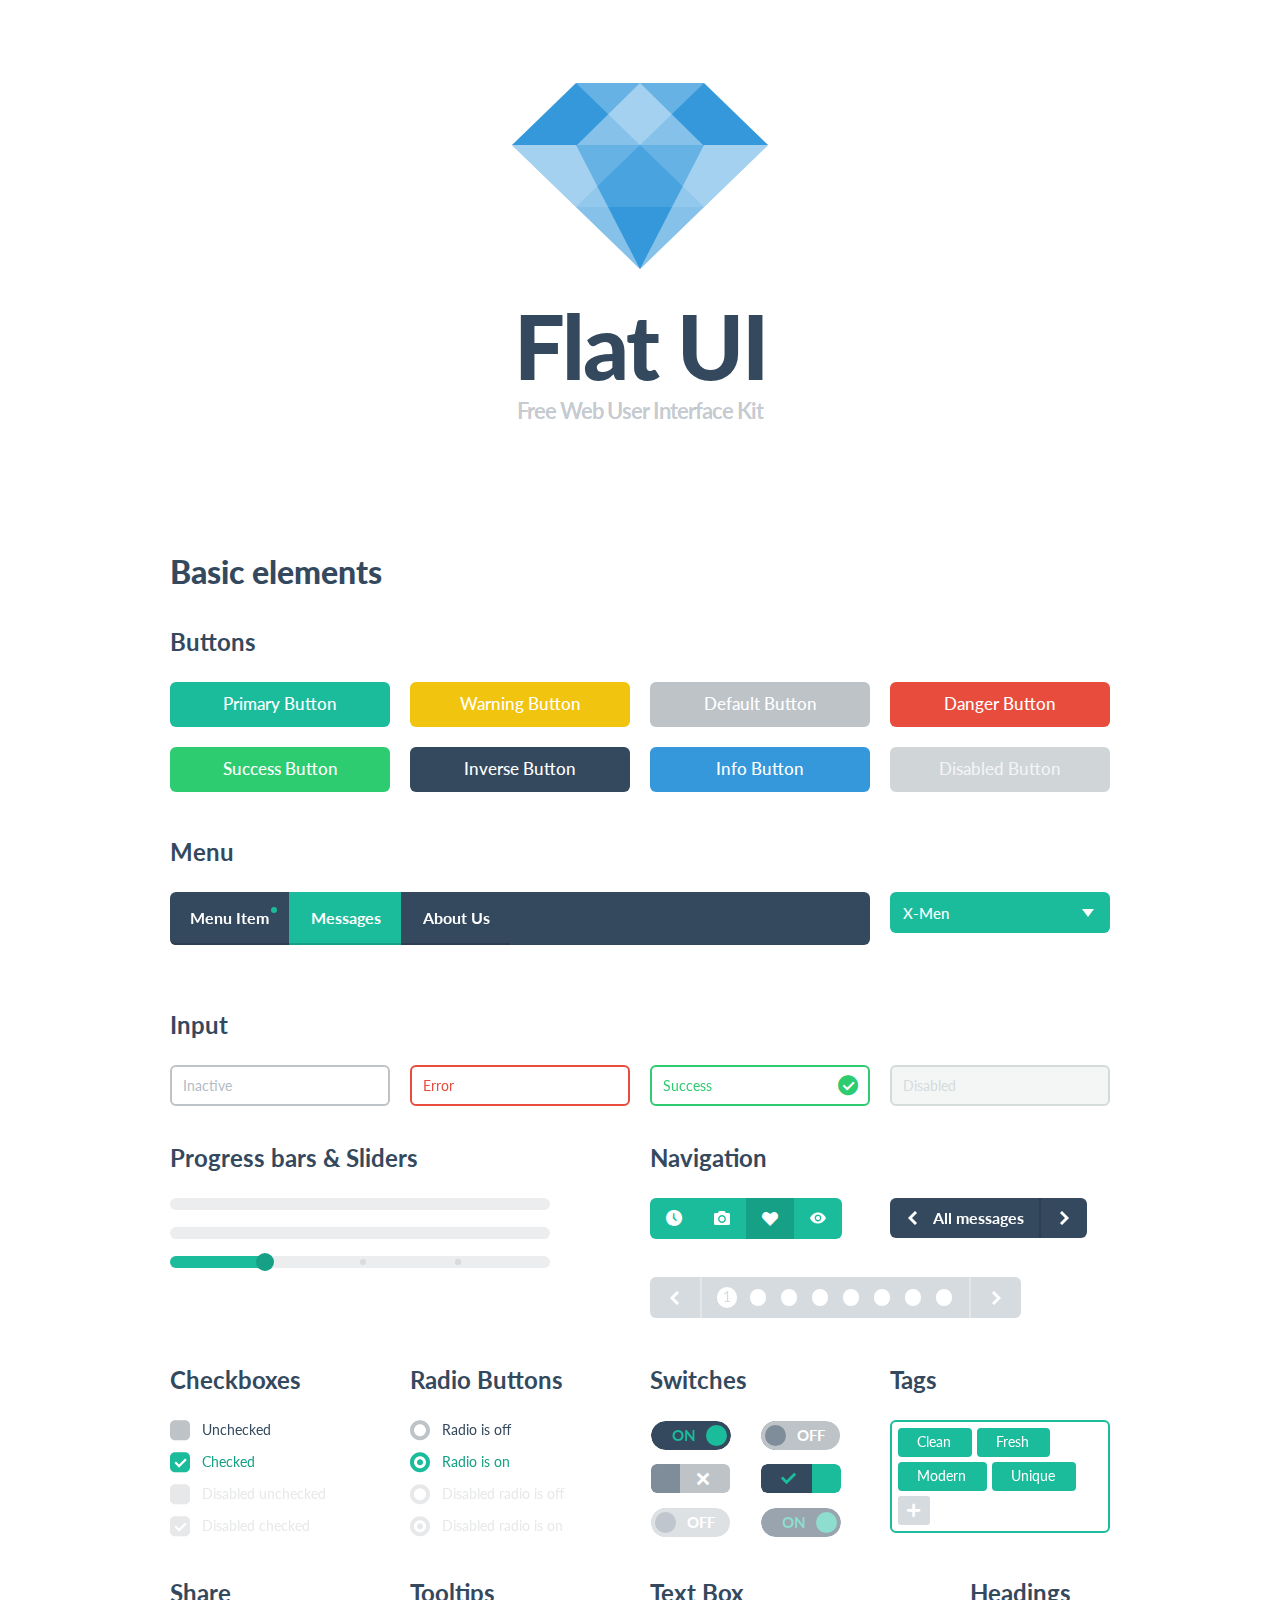
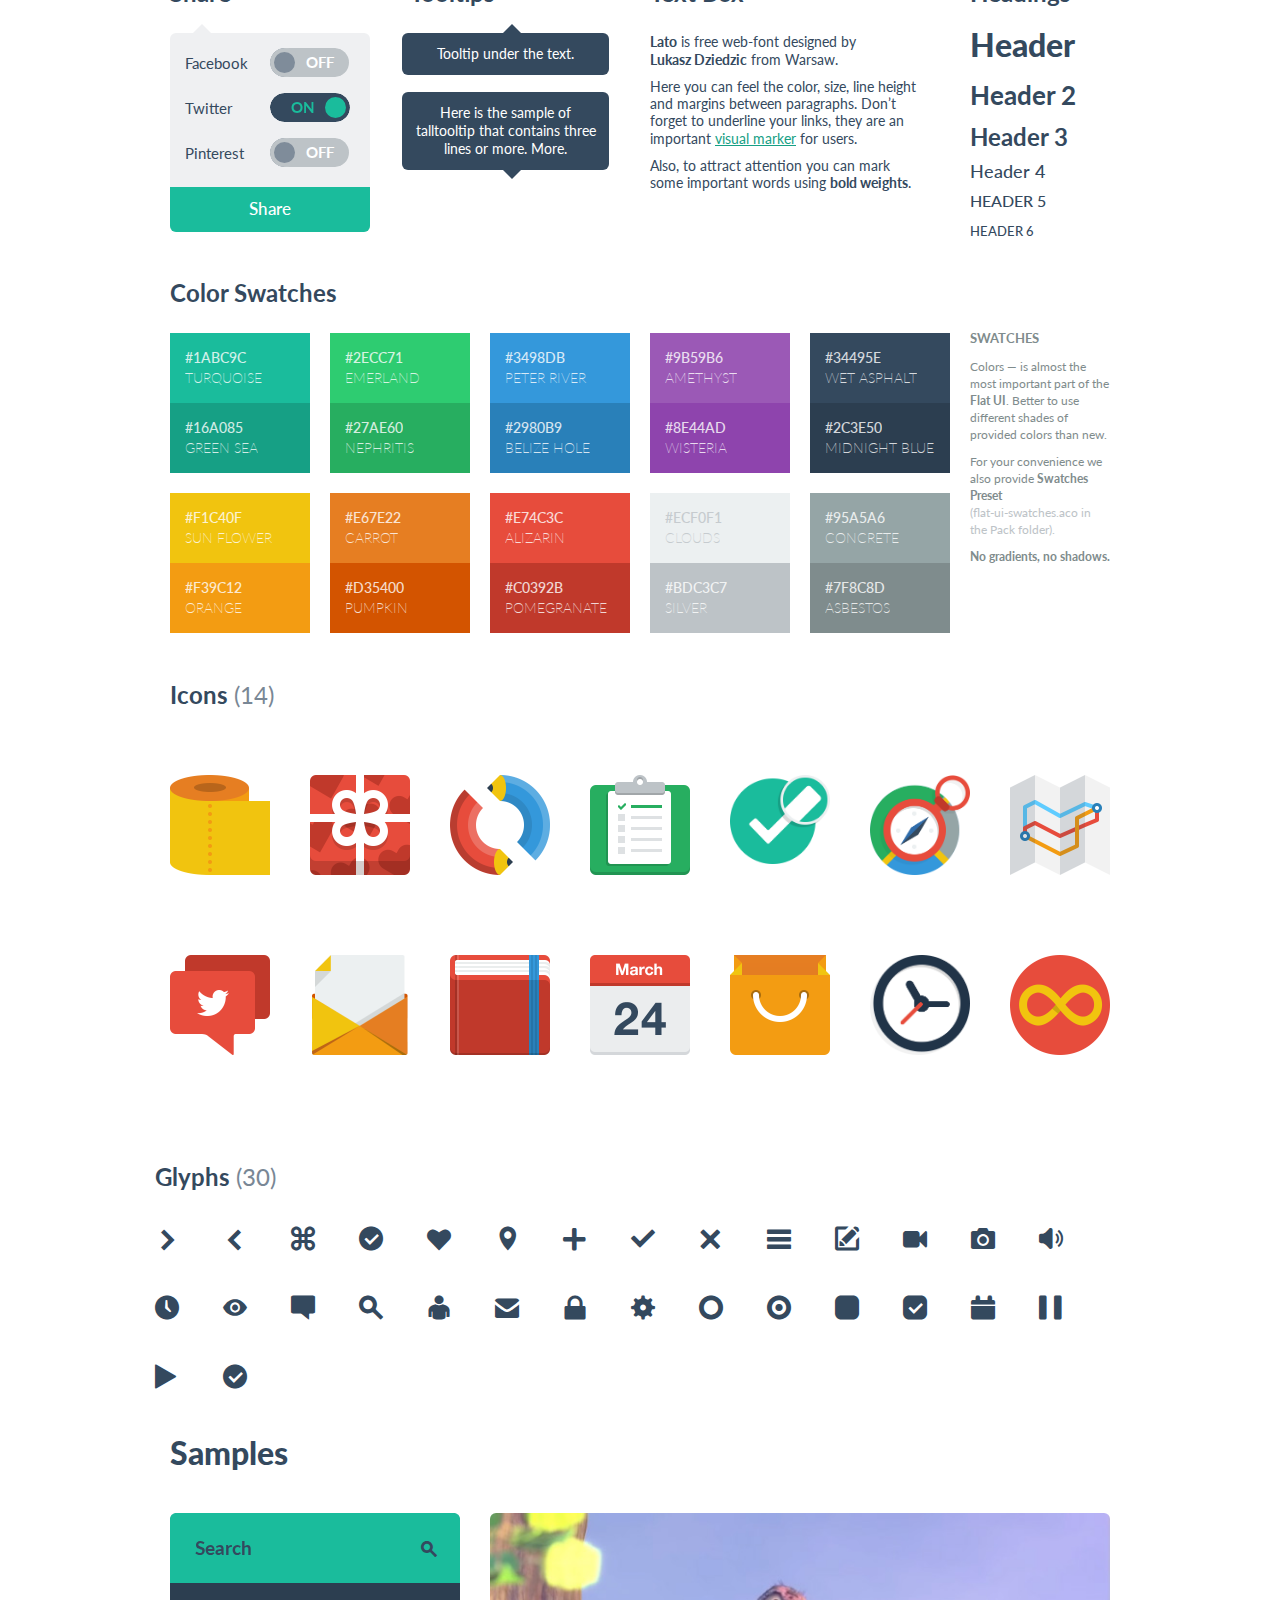
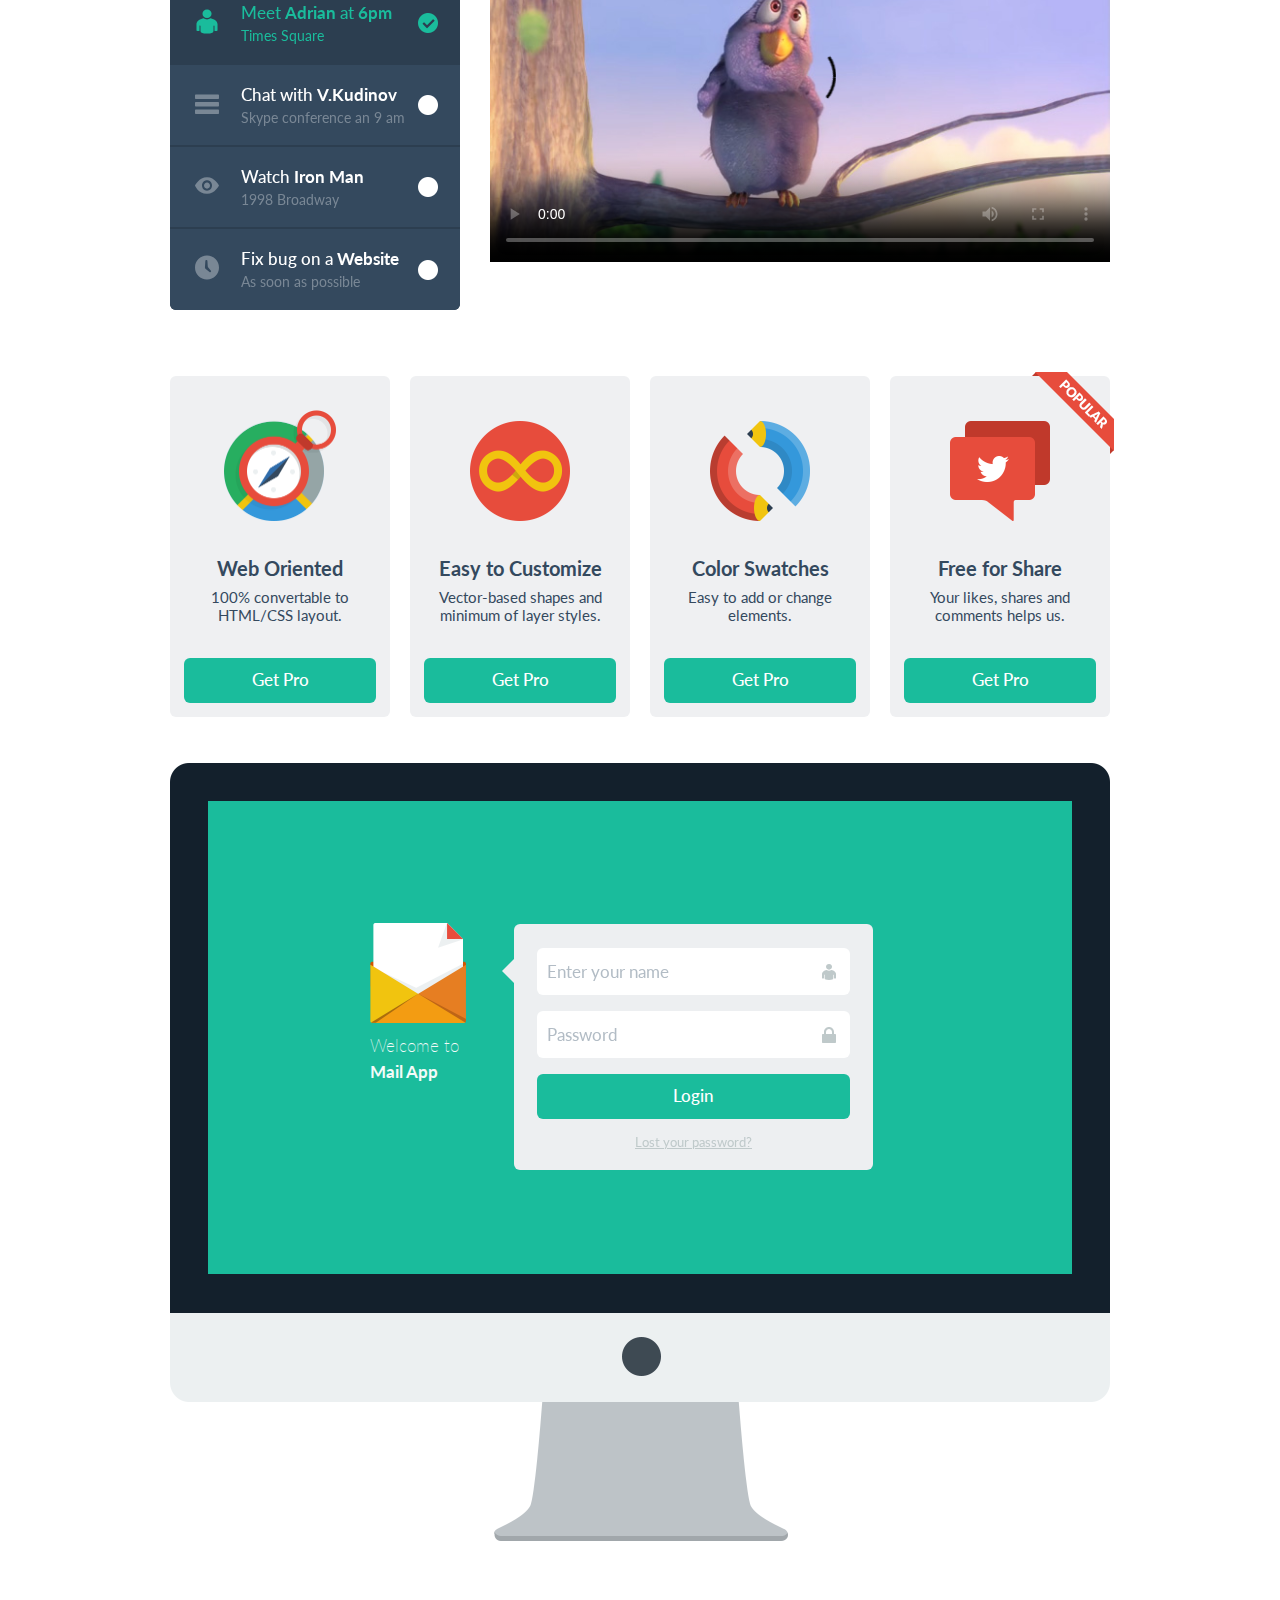
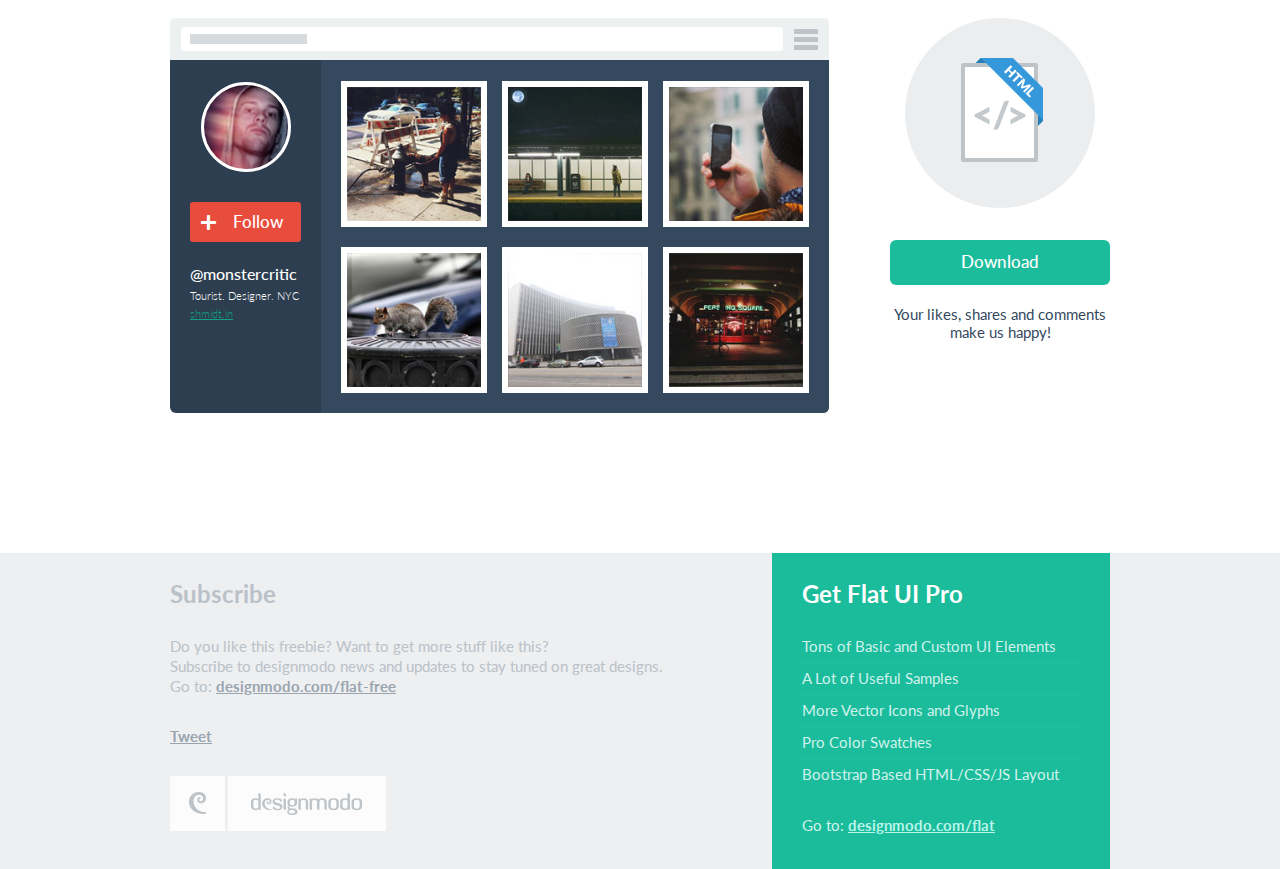
<file: flat-ui/index.html>
<!DOCTYPE html>
<html lang="en">
  <head>
    <meta charset="utf-8">
    <title>Flat UI</title>
    <meta name="viewport" content="width=device-width, initial-scale=1.0">

    <!-- Loading Bootstrap -->
    <link href="bootstrap/css/bootstrap.css" rel="stylesheet">

    <!-- Loading Flat UI -->
    <link href="css/flat-ui.css" rel="stylesheet">

    <link rel="shortcut icon" href="images/favicon.ico">

    <!-- HTML5 shim, for IE6-8 support of HTML5 elements. All other JS at the end of file. -->
    <!--[if lt IE 9]>
      <script src="js/html5shiv.js"></script>
    <![endif]-->
  </head>
  <body>
    <div class="container">
      <div class="demo-headline">
        <h1 class="demo-logo">
          <div class="logo"></div>
          Flat UI
          <small>Free Web User Interface Kit</small>
        </h1>
      </div> <!-- /demo-headline -->

      <h1>Basic elements</h1>
      <h3 class="demo-panel-title">Buttons</h3>

      <div class="row demo-row">
        <div class="span3">
          <a href="#fakelink" class="btn btn-large btn-block btn-primary">Primary Button</a>
        </div>
        <div class="span3">
          <a href="#fakelink" class="btn btn-large btn-block btn-warning">Warning Button</a>
        </div>
        <div class="span3">
          <a href="#fakelink" class="btn btn-block btn-large">Default Button</a>
        </div>
        <div class="span3">
          <a href="#fakelink" class="btn btn-large btn-block btn-danger">Danger Button</a>
        </div>
      </div> <!-- /row -->

      <div class="row demo-row">
        <div class="span3">
          <a href="#fakelink" class="btn btn-large btn-block btn-success">Success Button</a>
        </div>
        <div class="span3">
          <a href="#fakelink" class="btn btn-large btn-block btn-inverse">Inverse Button</a>
        </div>
        <div class="span3">
          <a href="#fakelink" class="btn btn-large btn-block btn-info">Info Button</a>
        </div>
        <div class="span3">
          <a href="#fakelink" class="btn btn-large btn-block disabled">Disabled Button</a>
        </div>
      </div> <!-- /row -->

      <h3 class="demo-panel-title">Menu</h3>
      <div class="row demo-row">
        <div class="span9">
          <div class="navbar navbar-inverse">
            <div class="navbar-inner">
              <div class="container">
                <button type="button" class="btn btn-navbar" data-toggle="collapse" data-target="#nav-collapse-01"></button>
                <div class="nav-collapse collapse" id="nav-collapse-01">
                  <ul class="nav">
                    <li>
                      <a href="#fakelink">
                        Menu Item
                        <span class="navbar-unread">1</span>
                      </a>
                    </li>
                    <li class="active">
                      <a href="#fakelink">
                        Messages
                        <span class="navbar-unread">1</span>
                      </a>
                      <ul>
                        <li><a href="#fakelink">Element One</a></li>
                        <li>
                          <a href="#fakelink">Sub menu</a>
                          <ul>
                            <li><a href="#fakelink">Element One</a></li>
                            <li><a href="#fakelink">Element Two</a></li>
                            <li><a href="#fakelink">Element Three</a></li>
                          </ul> <!-- /Sub menu -->
                        </li>
                        <li><a href="#fakelink">Element Three</a></li>
                      </ul> <!-- /Sub menu -->
                    </li>
                    <li>
                      <a href="#fakelink">
                        About Us
                      </a>
                    </li>
                  </ul>
                </div><!--/.nav -->
              </div>
            </div>
          </div>
        </div>
        <div class="span3">
          <select name="herolist" value="X-Men" class="select-block span3">
            <option value="0">Choose hero</option>
            <option value="1">Spider Man</option>
            <option value="2">Wolverine</option>
            <option value="3">Captain America</option>
            <option value="X-Men" selected="selected">X-Men</option>
            <option value="Crocodile">Crocodile</option>
          </select>
        </div>
      </div> <!-- /row -->

      <h3 class="demo-panel-title">Input</h3>
      <div class="row">
        <div class="span3">
          <input type="text" value="" placeholder="Inactive" class="span3" />
        </div>
        <div class="span3">
          <div class="control-group error">
            <input type="text" value="Error" class="span3" />
          </div>
        </div>
        <div class="span3">
          <div class="control-group success">
            <input type="text" value="Success" class="span3" />
            <i class="input-icon fui-check-inverted"></i>
          </div>
        </div>
        <div class="span3">
          <input type="text" value="Disabled" disabled="disabled" class="span3" />
        </div>
      </div> <!-- /row -->

      <div class="row">
        <div class="span5">
          <h3 class="demo-panel-title">Progress bars &amp; Sliders</h3>
          <div class="progress">
            <div class="bar" style="width: 45%;"></div>
          </div>
          <br/>
          <div class="progress">
            <div class="bar" style="width: 40%;"></div>
            <div class="bar bar-warning" style="width: 10%;"></div>
            <div class="bar bar-danger" style="width: 10%;"></div>
            <div class="bar bar-success" style="width: 10%;"></div>
            <div class="bar bar-info" style="width: 10%;"></div>
          </div>
          <br/>
          <div id="slider" class="ui-slider">
            <div class="ui-slider-segment"></div>
            <div class="ui-slider-segment"></div>
            <div class="ui-slider-segment"></div>
          </div>
        </div> <!-- /sliders -->

        <div class="span6 offset1">
          <h3 class="demo-panel-title">Navigation</h3>
          <div class="row demo-navigation">
            <div class="span3">
              <div class="btn-toolbar">
                <div class="btn-group">
                  <a class="btn btn-primary" href="#fakelink"><i class="fui-time"></i></a>
                  <a class="btn btn-primary" href="#fakelink"><i class="fui-photo"></i></a>
                  <a class="btn btn-primary active" href="#fakelink"><i class="fui-heart"></i></a>
                  <a class="btn btn-primary" href="#fakelink"><i class="fui-eye"></i></a>
                </div>
              </div> <!-- /toolbar -->
            </div>
            <div class="span3 demo-pager">
              <ul class="pager">
                <li class="previous">
                  <a href="#fakelink">
                    <i class="fui-arrow-left"></i>
                    <span>All messages</span>
                  </a>
                </li>
                <li class="next">
                  <a href="#fakelink">
                    <i class="fui-arrow-right"></i>
                  </a>
                </li>
              </ul> <!-- /pager -->
            </div>
          </div> <!-- /demo-navigation -->

          <div class="pagination">
            <ul>
              <li class="previous"><a href="#fakelink" class="fui-arrow-left"></a></li>
              <li class="active"><a href="#fakelink">1</a></li>
              <li><a href="#fakelink">2</a></li>
              <li><a href="#fakelink">3</a></li>
              <li><a href="#fakelink">4</a></li>
              <li><a href="#fakelink">5</a></li>
              <li><a href="#fakelink">6</a></li>
              <li><a href="#fakelink">7</a></li>
              <li><a href="#fakelink">8</a></li>
              <li class="next"><a href="#fakelink" class="fui-arrow-right"></a></li>
            </ul>
          </div> <!-- /pagination -->
        </div> <!-- /navigation -->
      </div> <!-- /row -->

      <div class="row">
        <div class="span3">
          <h3 class="demo-panel-title">Checkboxes</h3>
          <label class="checkbox" for="checkbox1">
            <input type="checkbox" value="" id="checkbox1" data-toggle="checkbox">
            Unchecked
          </label>
          <label class="checkbox" for="checkbox2">
            <input type="checkbox" checked="checked" value="" id="checkbox2" data-toggle="checkbox" checked="">
            Checked
          </label>
          <label class="checkbox" for="checkbox3">
            <input type="checkbox" value="" id="checkbox3" data-toggle="checkbox" disabled="">
            Disabled unchecked
          </label>
          <label class="checkbox" for="checkbox4">
            <input type="checkbox" checked="checked" value="" id="checkbox4" data-toggle="checkbox" disabled="" checked="">
            Disabled checked
          </label>
        </div> <!-- /checkboxes span3 -->

        <div class="span3">
          <h3 class="demo-panel-title">Radio Buttons</h3>
          <label class="radio">
            <input type="radio" name="optionsRadios" id="optionsRadios1" value="option1" data-toggle="radio">
            Radio is off
          </label>
          <label class="radio">
            <input type="radio" name="optionsRadios" id="optionsRadios2" value="option1" data-toggle="radio" checked="">
            Radio is on
          </label>

          <label class="radio">
            <input type="radio" name="optionsRadiosDisabled" id="optionsRadios3" value="option2" data-toggle="radio" disabled="">
            Disabled radio is off
          </label>
          <label class="radio">
            <input type="radio" name="optionsRadiosDisabled" id="optionsRadios4" value="option2" data-toggle="radio" checked="" disabled="">
            Disabled radio is on
          </label>
        </div> <!-- /radios span3 -->

        <div class="span3">
          <h3 class="demo-panel-title">Switches</h3>

          <table width="100%">
            <tr>
              <td width="50%" class="pbm">
                <input type="checkbox" checked="" data-toggle="switch" />
              </td>

              <td class="pbm">
                <input type="checkbox" data-toggle="switch" />
              </td>
            </tr>
            <tr>
              <td class="pbm">
                <div class="switch switch-square"
                  data-on-label="<i class='fui-check'></i>"
                  data-off-label="<i class='fui-cross'></i>">
                  <input type="checkbox" />
                </div>
              </td>

              <td class="pbm">
                <div class="switch switch-square"
                  data-on-label="<i class='fui-check'></i>"
                  data-off-label="<i class='fui-cross'></i>">
                  <input type="checkbox" checked="" />
                </div>
              </td>
            </tr>
            <tr>
              <td>
                <input type="checkbox" disabled data-toggle="switch" />
              </td>

              <td>
                <input type="checkbox" checked disabled data-toggle="switch" />
              </td>
            </tr>
          </table>
        </div> <!-- /toggles span3 -->

        <div class="span3">
          <h3 class="demo-panel-title">Tags</h3>
          <input name="tagsinput" id="tagsinput" class="tagsinput" value="Clean,Fresh,Modern,Unique" />
        </div>
      </div> <!-- /row -->

      <div class="row">
        <div class="span3">
          <h3 class="demo-panel-title">Share</h3>
          <div class="share mrl">
            <ul>
              <li>
                <label class="share-label" for="share-toggle2">Facebook</label>
                <input type="checkbox" data-toggle="switch" />
              </li>
              <li>
                <label class="share-label" for="share-toggle4">Twitter</label>
                <input type="checkbox" checked="" data-toggle="switch" />
              </li>
              <li>
                <label class="share-label" for="share-toggle6">Pinterest</label>
                <input type="checkbox" data-toggle="switch" />
              </li>
            </ul>
            <a href="#" class="btn btn-primary btn-block btn-large">Share</a>
          </div> <!-- /share -->
        </div>

        <div class="span3">
          <div class="demo-tooltips">
            <h3 class="demo-panel-title">Tooltips</h3>
            <p align="center" data-toggle="tooltip" data-placement="bottom" title="Tooltip under the text."></p>
            <p align="center" data-toggle="tooltip" title="Here is the sample of talltooltip that contains three lines or more. More."></p>
          </div>
        </div> <!-- /span3 with tooltips -->

        <div class="span4">
          <div class="demo-text-box prl">
            <h3 class="demo-panel-title">Text Box</h3>
            <p><strong>Lato</strong> is free web-font designed by <strong>Lukasz&nbsp;Dziedzic</strong> from Warsaw.</p>
            <p>Here you can feel the color, size, line height and margins between paragraphs. Don’t forget to underline 
              your links, they are an important <a href="#">visual marker</a> for users.</p>
            <p>Also, to attract attention you can mark some&nbsp;important words using <strong>bold weights</strong>.</p>
          </div>
        </div> <!-- /text box -->

        <div class="span2">
          <h3 class="demo-panel-title demo-headings">Headings</h3>
          <h1>Header</h1>
          <h2>Header 2</h2>
          <h3>Header 3</h3>
          <h4>Header 4</h4>
          <h5>Header 5</h5>
          <h6>Header 6</h6>
        </div> <!-- /headings -->
      </div> <!-- /row -->

      <div class="row">
        <div class="span10">
          <h3 class="demo-panel-title">Color Swatches</h3>
          <div class="row mbl">
            <div class="span2">
              <dl class="palette palette-turquoise">
                <dt>#1abc9c</dt>
                <dd>Turquoise</dd>
              </dl>
              <dl class="palette palette-green-sea">
                <dt>#16a085</dt>
                <dd>Green sea</dd>
              </dl>
            </div>

            <div class="span2">
              <dl class="palette palette-emerland">
                <dt>#2ecc71</dt>
                <dd>Emerland</dd>
              </dl>
              <dl class="palette palette-nephritis">
                <dt>#27ae60</dt>
                <dd>Nephritis</dd>
              </dl>
            </div>

            <div class="span2">
              <dl class="palette palette-peter-river">
                <dt>#3498db</dt>
                <dd>Peter river</dd>
              </dl>
              <dl class="palette palette-belize-hole">
                <dt>#2980b9</dt>
                <dd>Belize hole</dd>
              </dl>
            </div>

            <div class="span2">
              <dl class="palette palette-amethyst">
                <dt>#9b59b6</dt>
                <dd>Amethyst</dd>
              </dl>
              <dl class="palette palette-wisteria">
                <dt>#8e44ad</dt>
                <dd>Wisteria</dd>
              </dl>
            </div>

            <div class="span2">
              <dl class="palette palette-wet-asphalt">
                <dt>#34495e</dt>
                <dd>Wet asphalt</dd>
              </dl>
              <dl class="palette palette-midnight-blue">
                <dt>#2c3e50</dt>
                <dd>Midnight blue</dd>
              </dl>
            </div>
          </div> <!-- /color swatches -->

          <div class="row mbl">
            <div class="span2">
              <dl class="palette palette-sun-flower">
                <dt>#f1c40f</dt>
                <dd>Sun flower</dd>
              </dl>
              <dl class="palette palette-orange">
                <dt>#f39c12</dt>
                <dd>Orange</dd>
              </dl>
            </div>

            <div class="span2">
              <dl class="palette palette-carrot">
                <dt>#e67e22</dt>
                <dd>Carrot</dd>
              </dl>
              <dl class="palette palette-pumpkin">
                <dt>#d35400</dt>
                <dd>Pumpkin</dd>
              </dl>
            </div>

            <div class="span2">
              <dl class="palette palette-alizarin">
                <dt>#e74c3c</dt>
                <dd>Alizarin</dd>
              </dl>
              <dl class="palette palette-pomegranate">
                <dt>#c0392b</dt>
                <dd>Pomegranate</dd>
              </dl>
            </div>

            <div class="span2">
              <dl class="palette palette-clouds">
                <dt>#ecf0f1</dt>
                <dd>Clouds</dd>
              </dl>
              <dl class="palette palette-silver">
                <dt>#bdc3c7</dt>
                <dd>Silver</dd>
              </dl>
            </div>

            <div class="span2">
              <dl class="palette palette-concrete">
                <dt>#95a5a6</dt>
                <dd>Concrete</dd>
              </dl>
              <dl class="palette palette-asbestos">
                <dt>#7f8c8d</dt>
                <dd>Asbestos</dd>
              </dl>
            </div>
          </div> <!-- /color swatches -->
        </div>

        <div class="span2">
          <h3 class="demo-panel-title">&nbsp;</h3>
          <h6 class="palette-headline">SWATCHES</h6>
          <p class="palette-paragraph">
            Colors &mdash; is almost the most important part of the <strong>Flat UI</strong>. Better to use different shades of provided colors than new.
          </p>
          <p class="palette-paragraph">
            For your convenience we also provide <strong>Swatches Preset</strong> <span>(flat&#8209;ui&#8209;swatches.aco in the Pack folder).</span>
          </p>
          <p class="palette-paragraph">
            <strong>No gradients, no shadows.</strong>
          </p>
        </div> <!-- /swatches desc -->
      </div> <!-- /swatches row -->

      <h3 class="demo-panel-title">Icons <small>(14)</small></h3>
      <div class="demo-illustrations">
        <div class="demo-content">
          <div><img src="images/icons/Toilet-Paper@2x.png" alt="Toilet-Paper"></div>          
          <div><img src="images/icons/Gift-Box@2x.png" alt="Gift-Box"></div>
          <div><img src="images/icons/Pensils@2x.png" alt="Pensils"></div>
          <div><img src="images/icons/Clipboard@2x.png" alt="Clipboard"></div>
          <div><img src="images/icons/Retina-Ready@2x.png" alt="Retina-Ready"></div>
          <div><img src="images/icons/Compas@2x.png" alt="Compas"></div>
          <div><img src="images/icons/Map@2x.png" alt="Map"></div>
          <div><img src="images/icons/Chat@2x.png" alt="Chat"></div>
          <div><img src="images/icons/Mail@2x.png" alt="Mail"></div>
          <div><img src="images/icons/Book@2x.png" alt="Book"></div>
          <div><img src="images/icons/Calendar@2x.png" alt="Calendar"></div>
          <div><img src="images/icons/Pocket@2x.png" alt="Pocket"></div>
          <div><img src="images/icons/Watches@2x.png" alt="Watches"></div>
          <div><img src="images/icons/Infinity-Loop@2x.png" alt="Infinity-Loop"></div>
        </div>
      </div>

      <div class="demo-icons">
        <h3 class="demo-panel-title">Glyphs <small>(30)</small></h3>
        <div class="demo-content">
          <span class="fui-arrow-right"></span>
          <span class="fui-arrow-left"></span>
          <span class="fui-cmd"></span>
          <span class="fui-check-inverted"></span>
          <span class="fui-heart"></span>
          <span class="fui-location"></span>
          <span class="fui-plus"></span>
          <span class="fui-check"></span>
          <span class="fui-cross"></span>
          <span class="fui-list"></span>
          <span class="fui-new"></span>
          <span class="fui-video"></span>
          <span class="fui-photo"></span>
          <span class="fui-volume"></span>
          <span class="fui-time"></span>
          <span class="fui-eye"></span>
          <span class="fui-chat"></span>
          <span class="fui-search"></span>
          <span class="fui-user"></span>
          <span class="fui-mail"></span>
          <span class="fui-lock"></span>
          <span class="fui-gear"></span>
          <span class="fui-radio-unchecked"></span>
          <span class="fui-radio-checked"></span>
          <span class="fui-checkbox-unchecked"></span>
          <span class="fui-checkbox-checked"></span>
          <span class="fui-calendar-solid"></span>
          <span class="fui-pause"></span>
          <span class="fui-play"></span>
          <span class="fui-check-inverted-2"></span>
        </div>
      </div> <!-- /icon font row -->

      <h1 class="mbl pbl">Samples</h1>
      <div class="row demo-samples">
        <div class="span4">
          <div class="todo mrm">
            <div class="todo-search">
              <input class="todo-search-field" type="search" value="" placeholder="Search" />
            </div>
            <ul>
              <li class="todo-done">
                <div class="todo-icon fui-user"></div>
                <div class="todo-content">
                  <h4 class="todo-name">
                    Meet <strong>Adrian</strong> at <strong>6pm</strong>
                  </h4>
                  Times Square
                </div>
              </li>

              <li>
                <div class="todo-icon fui-list"></div>
                <div class="todo-content">
                  <h4 class="todo-name">
                    Chat with <strong>V.Kudinov</strong>
                  </h4>
                  Skype conference an 9 am
                </div>
              </li>

              <li>
                <div class="todo-icon fui-eye"></div>
                <div class="todo-content">
                  <h4 class="todo-name">
                    Watch <strong>Iron Man</strong>
                  </h4>
                  1998 Broadway
                </div>
              </li>

              <li>
                <div class="todo-icon fui-time"></div>
                <div class="todo-content">
                  <h4 class="todo-name">
                    Fix bug on a <strong>Website</strong>
                  </h4>
                  As soon as possible
                </div>
              </li>
            </ul>
          </div>
        </div> <!-- /todo list -->

        <div class="span8 demo-video">
          <!--[if !IE]> -->
            <video class="video-js" controls
              preload="auto" width="620" height="349" poster="images/video/poster.jpg" data-setup="{}">
              <source src="http://iurevych.github.com/Flat-UI-videos/big_buck_bunny.mp4" type="video/mp4">
              <source src="http://iurevych.github.com/Flat-UI-videos/big_buck_bunny.webm" type="video/webm">
            </video>
          <!-- <![endif]-->

          <!--[if IE]>
            <video class="video-js" controls
              preload="auto" width="620" height="256" poster="http://video-js.zencoder.com/oceans-clip.jpg" data-setup="{}">
              <source src="http://video-js.zencoder.com/oceans-clip.mp4" type='video/mp4'/>
              <source src="http://video-js.zencoder.com/oceans-clip.webm" type='video/webm'/>
            </video>
          <![endif]-->
        </div> <!-- /video -->
      </div>

      <div class="row demo-tiles">
        <div class="span3">
          <div class="tile">
            <img src="images/icons/Compas@2x.png" alt="Compas@2x" class="tile-image big-illustration">
            <h3 class="tile-title">Web Oriented</h3>
            <p>100% convertable to HTML/CSS layout.</p>
            <a class="btn btn-primary btn-large btn-block" href="http://designmodo.com/flat">Get Pro</a>
          </div>
        </div>

        <div class="span3">
          <div class="tile">
            <img src="images/icons/Infinity-Loop@2x.png" alt="Infinity-Loop@2x" class="tile-image">
            <h3 class="tile-title">Easy to Customize</h3>
            <p>Vector-based shapes and minimum of layer styles.</p>
            <a class="btn btn-primary btn-large btn-block" href="http://designmodo.com/flat">Get Pro</a>
          </div>
        </div>

        <div class="span3">
          <div class="tile">
            <img src="images/icons/Pensils@2x.png" alt="Pensils@2x" class="tile-image">
            <h3 class="tile-title">Color Swatches</h3>
            <p>Easy to add or change elements. </p>
            <a class="btn btn-primary btn-large btn-block" href="http://designmodo.com/flat">Get Pro</a>
          </div>
        </div>

        <div class="span3">
          <div class="tile tile-hot">
            <img src="images/icons/Chat@2x.png" alt="Chat@2x" class="tile-image">
            <h3 class="tile-title">Free for Share</h3>
            <p>Your likes, shares and comments helps us.</p>
            <a class="btn btn-primary btn-large btn-block" href="http://designmodo.com/flat">Get Pro</a>
          </div>

        </div>
      </div> <!-- /tiles -->

      <div class="login">
        <div class="login-screen">
          <div class="login-icon">
            <img src="images/login/icon.png" alt="Welcome to Mail App" />
            <h4>Welcome to <small>Mail App</small></h4>
          </div>

          <div class="login-form">
            <div class="control-group">
              <input type="text" class="login-field" value="" placeholder="Enter your name" id="login-name" />
              <label class="login-field-icon fui-user" for="login-name"></label>
            </div>

            <div class="control-group">
              <input type="password" class="login-field" value="" placeholder="Password" id="login-pass" />
              <label class="login-field-icon fui-lock" for="login-pass"></label>
            </div>

            <a class="btn btn-primary btn-large btn-block" href="#">Login</a>
            <a class="login-link" href="#">Lost your password?</a>
          </div>
        </div>
      </div>

      <div class="row">
        <div class="span9">
          <div class="demo-browser">
            <div class="demo-browser-side">
              <div class="demo-browser-author"></div>
              <div class="demo-browser-action">
                <a class="btn btn-danger btn-large btn-block" href="http://twitter.com/monstercritic" target="_blank">
                  Follow
                </a>
              </div>
              <h5>@monstercritic</h5>
              <h6>
                Tourist. Designer. NYC
                <a href="http://shmidt.in" target="_blank">shmidt.in</a>
              </h6>
            </div>
            <div class="demo-browser-content">
              <img src="images/demo/browser-pic-1.jpg" alt="" />
              <img src="images/demo/browser-pic-2.jpg" alt="" />
              <img src="images/demo/browser-pic-3.jpg" alt="" />
              <img src="images/demo/browser-pic-4.jpg" alt="" />
              <img src="images/demo/browser-pic-5.jpg" alt="" />
              <img src="images/demo/browser-pic-6.jpg" alt="" />
            </div>
          </div>
        </div>

        <div class="span3">
          <div class="demo-download">
            <img src="images/demo/html-icon.png" src="Free PSD" />
          </div>

          <a href="https://github.com/designmodo/Flat-UI/archive/master.zip" class="btn btn-primary btn-large btn-block">Download</a>

          <p class="demo-download-text">Your likes, shares and comments make us happy!</p>
        </div>
      </div> <!-- /download area -->

    </div> <!-- /container -->

    <footer>
      <div class="container">
        <div class="row">
          <div class="span7">
            <h3 class="footer-title">Subscribe</h3>
            <p>Do you like this freebie? Want to get more stuff like this?<br/>
              Subscribe to designmodo news and updates to stay tuned on great designs.<br/>
              Go to: <a href="http://designmodo.com/flat-free" target="_blank">designmodo.com/flat-free</a>
            </p>

            <p class="pvl">
              <a href="https://twitter.com/share" class="twitter-share-button" data-url="http://designmodo.com/flat-free/" data-text="Flat UI Free - PSD&amp;HTML User Interface Kit" data-via="designmodo" data-size="large">Tweet</a>
              <script>!function(d,s,id){var js,fjs=d.getElementsByTagName(s)[0];if(!d.getElementById(id)){js=d.createElement(s);js.id=id;js.src="//platform.twitter.com/widgets.js";fjs.parentNode.insertBefore(js,fjs);}}(document,"script","twitter-wjs");</script>
            </p>

            <a class="footer-brand" href="http://designmodo.com" target="_blank">
              <img src="images/footer/logo.png" alt="Designmodo.com" />
            </a>
          </div> <!-- /span8 -->

          <div class="span5">
            <div class="footer-banner">
              <h3 class="footer-title">Get Flat UI Pro</h3>
              <ul>
                <li>Tons of Basic and Custom UI Elements</li>
                <li>A Lot of Useful Samples</li>
                <li>More Vector Icons and Glyphs</li>
                <li>Pro Color Swatches</li>
                <li>Bootstrap Based HTML/CSS/JS Layout</li>
              </ul>
              Go to: <a href="http://designmodo.com/flat" target="_blank">designmodo.com/flat</a>
            </div>
          </div>
        </div>
      </div>
    </footer>
    
    <!-- Load JS here for greater good =============================-->
    <script src="js/jquery-1.8.3.min.js"></script>
    <script src="js/jquery-ui-1.10.3.custom.min.js"></script>
    <script src="js/jquery.ui.touch-punch.min.js"></script>
    <script src="js/bootstrap.min.js"></script>
    <script src="js/bootstrap-select.js"></script>
    <script src="js/bootstrap-switch.js"></script>
    <script src="js/flatui-checkbox.js"></script>
    <script src="js/flatui-radio.js"></script>
    <script src="js/jquery.tagsinput.js"></script>
    <script src="js/jquery.placeholder.js"></script>
    <script src="js/jquery.stacktable.js"></script>
    <script src="http://vjs.zencdn.net/c/video.js"></script>
    <script src="js/application.js"></script>
  </body>
</html>
</file>
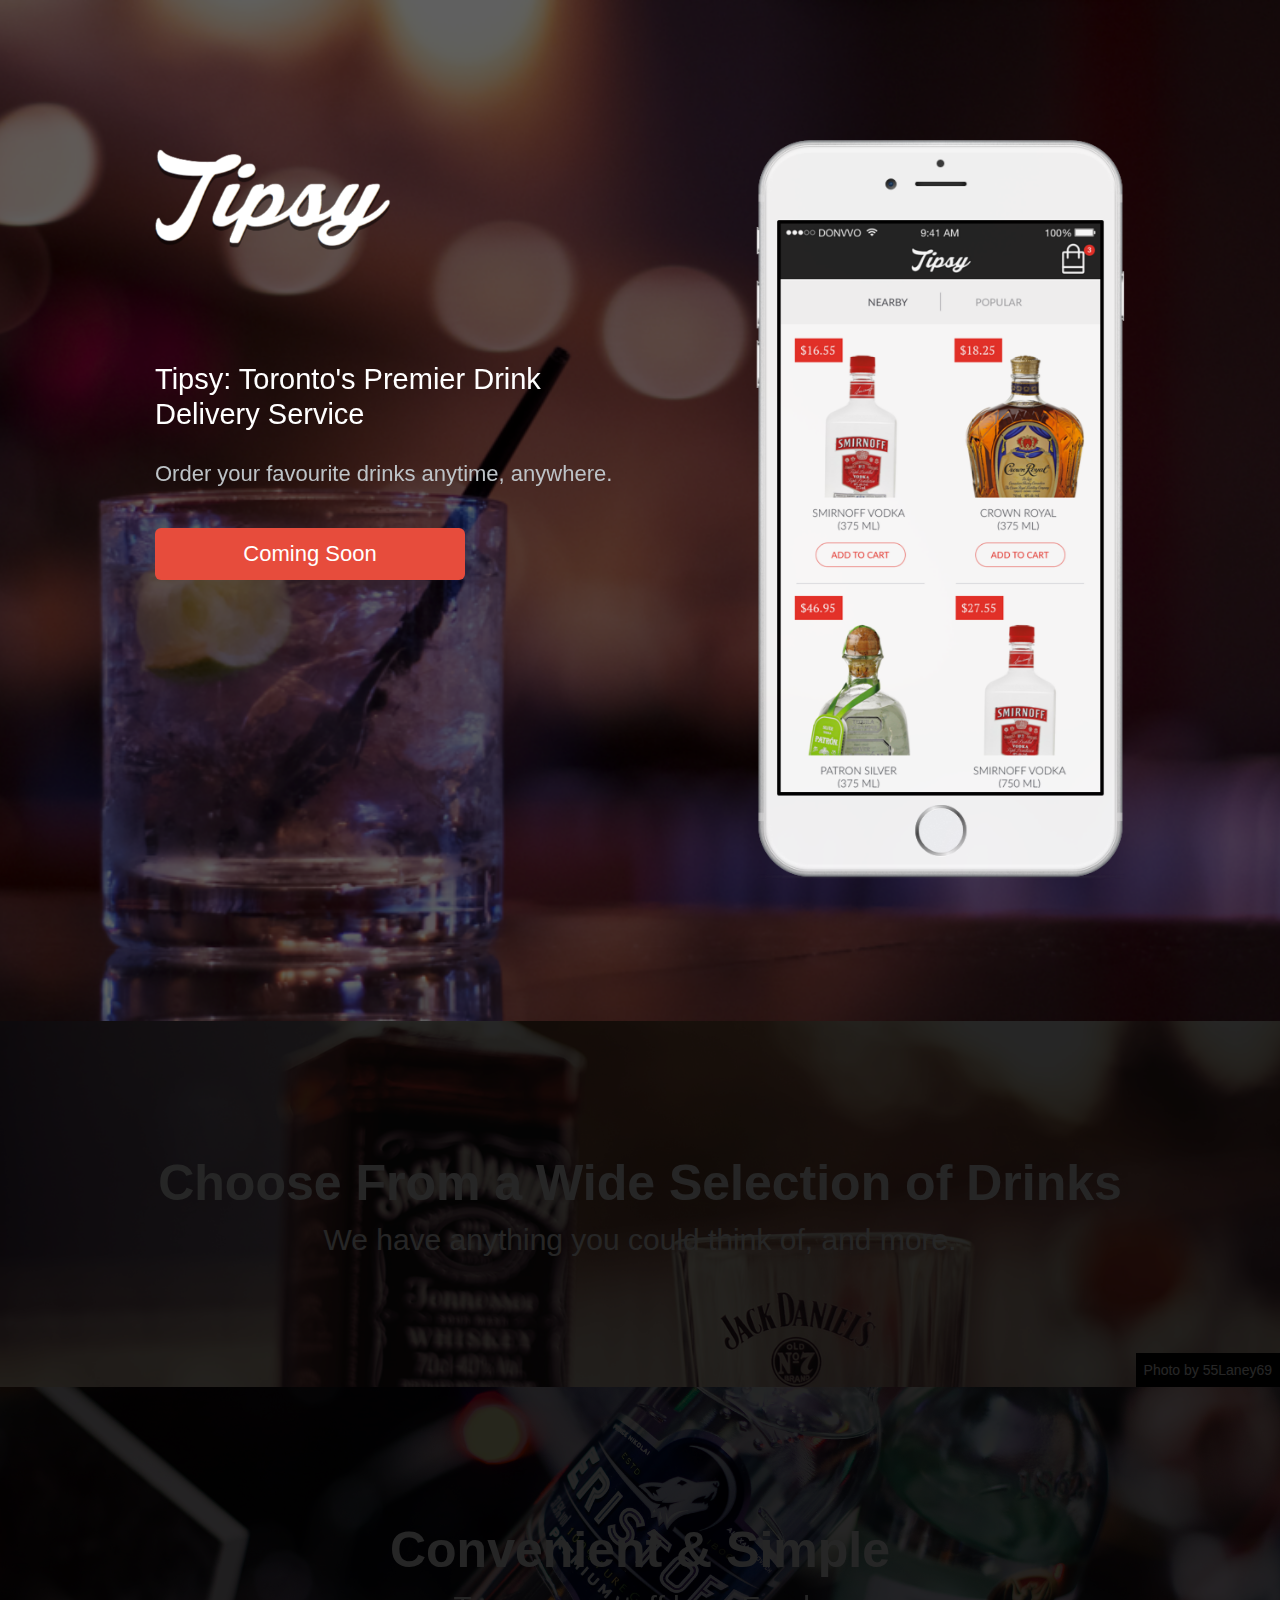
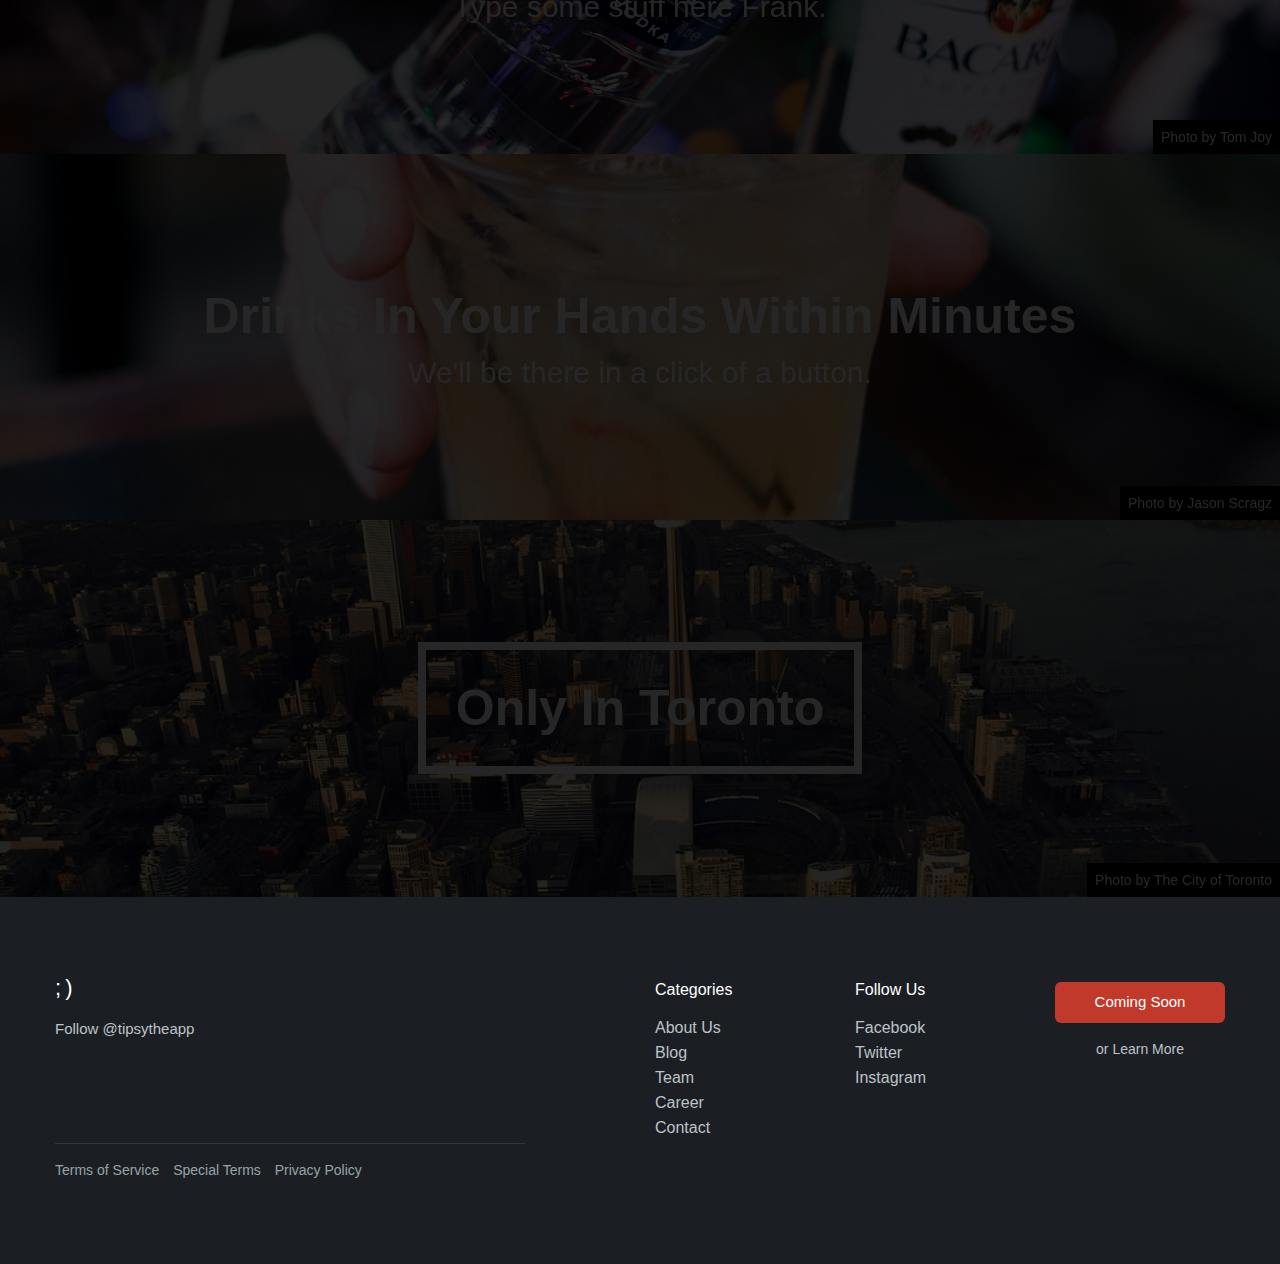
<file: pages/home/index.html>
<!DOCTYPE html>
<html lang="en">
    <head>
        <meta charset="utf-8">
        <title>Tipsy</title>
        <meta name="apple-mobile-web-app-capable" content="yes" />
        <meta name="viewport" content="width=device-width, initial-scale=1.0, maximum-scale=1.0, user-scalable=no" />
        <meta name="apple-mobile-web-app-status-bar-style" content="black" />
        <link rel="shortcut icon" href="../../flat-ui/images/favicon.ico">
        <link rel="stylesheet" href="../../flat-ui/bootstrap/css/bootstrap.css">
        <link rel="stylesheet" href="../../flat-ui/bootstrap/css/bootstrap-responsive.css">
        <link rel="stylesheet" href="../../flat-ui/css/flat-ui.css">
        <!-- Using only with Flat-UI (free)-->
        <link rel="stylesheet" href="../../common-files/css/icon-font.css">
        <!-- end -->
        <link rel="stylesheet" href="//maxcdn.bootstrapcdn.com/font-awesome/4.3.0/css/font-awesome.min.css">
        <link rel="stylesheet" href="css/style.css">
    </head>

    <body>

        <!-- header-13 -->
        <header class="header-13">
            <div class="container">
                <div class="row">
                    <div class="span11 offset1">

                        <a class="brand" href="#"><img src="img/tipsylogo.png" class="img-responsive" alt=""> </a>

                    </div>
                </div>
            </div>
        </header>
        <section class="header-13-sub v-center bg-black">
            <div>
                <div class="background">
                    &nbsp;
                </div>
                <div class="container">
                    <div class="row">
                        <div class="span5 offset1" style="padding-bottom:30px;">
                            <h3>Tipsy: Toronto's Premier Drink Delivery Service</h3>
                            <p class="lead">
                                Order your favourite drinks anytime, anywhere.
                              
                            </p>
                            <br>
                            <div class="row">
                                <a class="btn btn-danger btn-huge span3" href="#">Coming Soon</a>
                            </div>
                        </div>
                        <div class="span4 offset1 text-center">
                            <img src="img/iphone.png" alt="">
                        </div>
                    </div>
                </div>
                
            </div>
        </section>
        
        <section class="projects-2" style="padding-top:0; padding-bottom:0;">
            <div class="project-1 v-center">
                <div>
                    <!--v-center-->
                    <div class="container">
                    	<br/><br/><br/><br/>
                        <h1>Choose From a Wide Selection of Drinks</h1>
                        <p>
                            We have anything you could think of, and more.
                        </p>
                        <br/><br/><br/><br/>
                    </div><!--/.container-->
                    <div class="photo-credit">Photo by <a href="https://www.flickr.com/photos/hansel5569/6204486310/in/photostream/" target="_blank">55Laney69</a></div>
                </div><!--/v-center-->
            </div>

            <div class="project-2 v-center">
                <div>
                    <!--v-center-->
                    <div class="container">
                    	<br/><br/><br/><br/>
                    	<h1>Convenient & Simple</h1>
                    	<p>Type some stuff here Frank.</p>
                        <br/><br/><br/><br/>
                    </div><!--/.container-->
                    <div class="photo-credit">Photo by <a href="https://www.flickr.com/photos/thomasjoy/7657261598/" target="_blank">Tom Joy</a></div>
                </div><!--/v-center-->
            </div>

            <div class="project-3 v-center">
                <div>
                    <!--v-center-->
                    <div class="container">
                    	<br/><br/><br/><br/>
                        <h1>Drinks In Your Hands Within Minutes</h1>
                        <p>We'll be there in a click of a button.</p>
                        <br/><br/><br/><br/>
                    </div><!--/.container-->
                    <div class="photo-credit">Photo by <a href="https://www.flickr.com/photos/scragz/152636264/" target="_blank">Jason Scragz</a></div>
                </div><!--/v-center-->
            </div>
            
            <div class="project-4 v-center">
                <div>
                    <!--v-center-->
                    <div class="container">
                    	<br/><br/><br/><br/>
                    	<div class="hero-unit">
                        <h1>Only In Toronto</h1>
                    	</div>
                        <br/><br/><br/><br/>
                    </div><!--/.container-->
                    <div class="photo-credit">Photo by <a href="https://www.flickr.com/photos/cityoftoronto/3531662660/" target="_blank">The City of Toronto</a></div>
                </div><!--/v-center-->
            </div>
        </section>

        
        
        <!-- footer-1 -->
    <footer class="footer-1">
      <div class="container">
        <div class="row">
          <div class="span5">
            <h1 class="lead"><b>; )</b></h1>
            
            <p class="social-btns">
             <a href="https://twitter.com/tipsytheapp" class="twitter-follow-button" data-show-count="false" data-show-screen-name="false">Follow @tipsytheapp</a>
<script>!function(d,s,id){var js,fjs=d.getElementsByTagName(s)[0],p=/^http:/.test(d.location)?'http':'https';if(!d.getElementById(id)){js=d.createElement(s);js.id=id;js.src=p+'://platform.twitter.com/widgets.js';fjs.parentNode.insertBefore(js,fjs);}}(document, 'script', 'twitter-wjs');</script>
            </p>
          </div>
          <nav>
            <div class="span2 offset1">
              <h6>Categories</h6>
              <ul>
                <li><a data-toggle="tooltip" data-placement="top" title="Coming Soon">About Us</a>
                </li>
                <li><a data-toggle="tooltip" data-placement="top" title="Coming Soon">Blog</a>
                </li>
                <li><a data-toggle="tooltip" data-placement="top" title="Coming Soon">Team</a>
                </li>
                <li><a data-toggle="tooltip" data-placement="top" title="Coming Soon">Career</a>
                </li>
                <li><a data-toggle="tooltip" data-placement="top" title="Coming Soon">Contact</a>
                </li>
              </ul>
            </div>
            <div class="span2">
              <h6>Follow Us</h6>
              <ul>
                <li><a href="#">Facebook</a>
                </li>
                <li><a href="#">Twitter</a>
                </li>
                <li><a href="#">Instagram</a>
                </li>
              </ul>
            </div>
          </nav>
          <div class="span2 buy-btn">
            <a class="btn btn-danger btn-block" href="#">Coming Soon</a>
or <a data-toggle="tooltip" data-placement="top" title="Coming Soon">Learn More</a>
          </div>
        </div>
        <div class="row">
          <div class="span5 additional-links">
            <a data-toggle="tooltip" data-placement="top" title="Coming Soon">Terms of Service</a>
            <a data-toggle="tooltip" data-placement="top" title="Coming Soon">Special Terms</a>
            <a data-toggle="tooltip" data-placement="top" title="Coming Soon">Privacy Policy</a>
          </div>
        </div>
      </div>
    </footer>

        <!-- Placed at the end of the document so the pages load faster -->
        <script src="../../common-files/js/jquery-1.10.2.min.js"></script>
        <script src="../../flat-ui/js/bootstrap.min.js"></script>
        <script src="../../common-files/js/jquery.scrollTo-1.4.3.1-min.js"></script>
        <script src="../../common-files/js/jquery.parallax.min.js"></script>
        <script src="../../common-files/js/startup-kit.js"></script>
        <script src="js/script.js"></script>
        
        <script type="text/javascript">
	        $(function () {
			  $('[data-toggle="tooltip"]').tooltip()
			})
        </script>
    </body>
</html>
</file>
<file: flat-ui/css/flat-ui.css>
@import "http://fonts.googleapis.com/css?family=Lato:400,700,700italic,900,400italic,300";@font-face{font-family:'Flat-UI-Icons';src:url(../fonts/Flat-UI-Icons.eot);src:url(../fonts/Flat-UI-Icons.eot?#iefix) format("embedded-opentype"),url(../fonts/Flat-UI-Icons.woff) format("woff"),url(../fonts/Flat-UI-Icons.ttf) format("truetype"),url(../fonts/Flat-UI-Icons.svg#Flat-UI-Icons) format("svg");font-weight:400;font-style:normal}[data-icon]:before{font-family:'Flat-UI-Icons';content:attr(data-icon);speak:none;font-weight:400;font-variant:normal;text-transform:none;-webkit-font-smoothing:antialiased}.fui-arrow-right,.fui-arrow-left,.fui-cmd,.fui-check-inverted,.fui-heart,.fui-location,.fui-plus,.fui-check,.fui-cross,.fui-list,.fui-new,.fui-video,.fui-photo,.fui-volume,.fui-time,.fui-eye,.fui-chat,.fui-search,.fui-user,.fui-mail,.fui-lock,.fui-gear,.fui-radio-unchecked,.fui-radio-checked,.fui-checkbox-unchecked,.fui-checkbox-checked,.fui-calendar-solid,.fui-pause,.fui-play,.fui-check-inverted-2{display:inline-block;font-family:'Flat-UI-Icons';speak:none;font-style:normal;font-weight:400;font-variant:normal;text-transform:none;-webkit-font-smoothing:antialiased}.fui-arrow-right:before{content:"\e02c"}.fui-arrow-left:before{content:"\e02d"}.fui-cmd:before{content:"\e02f"}.fui-check-inverted:before{content:"\e006"}.fui-heart:before{content:"\e007"}.fui-location:before{content:"\e008"}.fui-plus:before{content:"\e009"}.fui-check:before{content:"\e00a"}.fui-cross:before{content:"\e00b"}.fui-list:before{content:"\e00c"}.fui-new:before{content:"\e00d"}.fui-video:before{content:"\e00e"}.fui-photo:before{content:"\e00f"}.fui-volume:before{content:"\e010"}.fui-time:before{content:"\e011"}.fui-eye:before{content:"\e012"}.fui-chat:before{content:"\e013"}.fui-search:before{content:"\e01c"}.fui-user:before{content:"\e01d"}.fui-mail:before{content:"\e01e"}.fui-lock:before{content:"\e01f"}.fui-gear:before{content:"\e024"}.fui-radio-unchecked:before{content:"\e02b"}.fui-radio-checked:before{content:"\e032"}.fui-checkbox-unchecked:before{content:"\e033"}.fui-checkbox-checked:before{content:"\e034"}.fui-calendar-solid:before{content:"\e022"}.fui-pause:before{content:"\e03b"}.fui-play:before{content:"\e03c"}.fui-check-inverted-2:before{content:"\e000"}.inline-block{display:inline-block;zoom:1;*display:inline}.clearfix{*zoom:1}.clearfix:before,.clearfix:after{display:table;content:""}.clearfix:after{clear:both}.drop-ie-gradient{filter:unquote("progid:DXImageTransform.Microsoft.gradient(enabled = false)")}.dropdown-arrow-inverse{border-bottom-color:#34495e!important;border-top-color:#34495e!important}.demo-headline{padding:73px 0 110px;text-align:center}.demo-logo{font-size:90px;font-weight:900;letter-spacing:-2px;line-height:100px}.demo-logo .logo{background:url(../images/demo/logo-mask.png) center 0 no-repeat;background-size:256px 186px;height:186px;margin:0 auto 26px;overflow:hidden;text-indent:-9999em;width:256px}.demo-logo small{color:rgba(52,73,94,0.30000000000000004);display:block;font-size:22px;font-weight:700;letter-spacing:-1px;padding-top:5px}.demo-row{margin-bottom:20px}.demo-panel-title{margin-bottom:20px;padding-top:20px}.demo-panel-title small{color:#798795;font-size:inherit;font-weight:400}.demo-navigation{margin-bottom:-4px;margin-top:-10px}.demo-pager{margin-top:-10px}.demo-tooltips{height:126px}.demo-tooltips .tooltip{left:-8px!important;position:relative!important;top:-8px!important}.demo-headings{margin-bottom:12px}.demo-tiles{margin-bottom:46px}.demo-icons{font-size:32px;margin-left:-15px}.demo-icons .demo-content{margin:0 0 0 -36px}.demo-icons .demo-content > span{display:inline-block;margin:0 0 32px 36px;width:24px;font-size:24px}.demo-icons-tooltip{bottom:0;color:#c2c8cf;font-size:12px;left:100%;margin-left:0!important;position:absolute;width:80px}.demo-illustrations{margin-top:40px;*zoom:1}.demo-illustrations:before,.demo-illustrations:after{display:table;content:""}.demo-illustrations:after{clear:both}.demo-illustrations .demo-content{margin:0 0 0 -40px;padding-top:20px}.demo-illustrations .demo-content > div{float:left;width:100px;height:100px;margin:0 0 80px 40px;text-align:center}.demo-illustrations img{display:inline-block;max-height:100px;max-width:100px;vertical-align:baseline}.demo-samples{margin-bottom:46px}.demo-video{padding-top:95px;-webkit-border-radius:6px;-moz-border-radius:6px;border-radius:6px}.demo-download-section{float:none;margin:0 auto;padding:60px 0 90px 20px;text-align:center}.demo-download-section [class*='fui-']{margin:3px 0 -3px}.demo-download{background-color:#ebedef;height:120px;margin:0 auto 32px;padding:40px 28px 30px 32px;text-align:center;width:130px;-webkit-border-radius:50%;-moz-border-radius:50%;border-radius:50%}.demo-download img{height:104px;width:82px}.demo-download-text{font-size:15px;padding:20px 0;text-align:center}.demo-text-box a:hover{color:#1abc9c}.demo-browser{background:#2c3e50 url(../images/demo/browser.png) 0 0 no-repeat;background-size:659px 42px;color:#fff;margin:0 41px 140px 0;padding-top:42px;-webkit-border-radius:0 0 6px 6px;-moz-border-radius:0 0 6px 6px;border-radius:0 0 6px 6px}.demo-browser-side{float:left;padding:22px 20px;width:111px}.demo-browser-side > h5{margin-bottom:3px;text-transform:none}.demo-browser-side > h6{font-size:11px;font-weight:300;line-height:18px;margin-top:3px;text-transform:none}.demo-browser-author{background:url(../images/demo/browser-author.jpg) center center no-repeat;border:3px solid #fff;display:block;height:84px;margin:0 auto;width:84px;-webkit-border-radius:50%;-moz-border-radius:50%;border-radius:50%}.demo-browser-action{padding:30px 0 12px}.demo-browser-action > .btn{padding:9px 0 10px 11px !important;text-align:left;-webkit-border-radius:3px;-moz-border-radius:3px;border-radius:3px}.demo-browser-action > .btn:before{color:#fff;content:'\e009';font-size:16px;font-family:'Flat-UI-Icons';font-weight:300;margin-right:12px;position:relative;top:1px;-webkit-font-smoothing:antialiased}.demo-browser-content{background-color:#34495e;overflow:hidden;padding:21px 0 0 20px;-webkit-border-radius:0 0 6px;-moz-border-radius:0 0 6px;border-radius:0 0 6px}.demo-browser-content > img{border:6px solid #fff;float:left;margin:0 15px 20px 0;width:134px}@media only screen and (-webkit-min-device-pixel-ratio: 2),only screen and (-webkit-min-device-pixel-ratio: 1.5),only screen and (-moz-min-device-pixel-ratio: 2),only screen and (-o-min-device-pixel-ratio: 32),only screen and (-o-min-device-pixel-ratio: 21),only screen and (min--moz-device-pixel-ratio: 1.5),only screen and (min-device-pixel-ratio: 1.5),only screen and (min-device-pixel-ratio: 2){.logo{background-image:url(../images/demo/logo-mask-2x.png)}.demo-browser{background-image:url(../images/demo/browser-2x.png)}}body{color:#34495e;font-family:"Lato",sans-serif;font-size:14px;line-height:1.231}input,button,select,textarea{font-family:"Lato",sans-serif;font-size:14px}a{color:#16a085;text-decoration:underline;-webkit-transition:.25s;-moz-transition:.25s;-o-transition:.25s;transition:.25s;-webkit-backface-visibility:hidden}a:hover{color:#1abc9c;text-decoration:none}h1{font-size:32px;font-weight:900}h2{font-size:26px;font-weight:700;margin-bottom:2px}h3{font-size:24px;font-weight:700;margin-bottom:4px;margin-top:2px}h4{font-size:18px;font-weight:500;margin-top:4px}h5{font-size:16px;font-weight:500;text-transform:uppercase}h6{font-size:13px;font-weight:500;text-transform:uppercase}.btn,.btn-group > .btn,.btn-group > .dropdown-menu,.btn-group > .popover{font-size:14.994px;font-weight:500}.btn{border:none;background:#bdc3c7;color:#fff;padding:9px 12px 10px;line-height:22px;text-decoration:none;text-shadow:none;-webkit-border-radius:6px;-moz-border-radius:6px;border-radius:6px;-webkit-box-shadow:none;-moz-box-shadow:none;box-shadow:none;-webkit-transition:.25s;-moz-transition:.25s;-o-transition:.25s;transition:.25s;-webkit-backface-visibility:hidden}.btn:hover,.btn:focus,.btn-group:focus .btn.dropdown-toggle{background-color:#cacfd2;color:#fff;outline:none;-webkit-transition:.25s;-moz-transition:.25s;-o-transition:.25s;transition:.25s;-webkit-backface-visibility:hidden}.btn:active,.btn-group.open .btn.dropdown-toggle,.btn.active{background-color:#a1a6a9;color:rgba(255,255,255,0.75);-webkit-box-shadow:none;-moz-box-shadow:none;box-shadow:none}.btn.disabled,.btn[disabled]{background-color:#bdc3c7;color:rgba(255,255,255,0.75);-webkit-box-shadow:none;-moz-box-shadow:none;box-shadow:none;opacity:.7;filter:alpha(opacity=70)}.btn.btn-large{font-size:16.996px;line-height:20px;padding:12px 18px 13px}.btn.btn-large > [class^="fui-"]{top:0}.btn.btn-large > [class^="fui-"].pull-right{margin-right:-2px}.btn.btn-primary{background-color:#1abc9c}.btn.btn-primary:hover,.btn.btn-primary:focus,.btn-group:focus .btn.btn-primary.dropdown-toggle{background-color:#48c9b0}.btn.btn-primary:active,.btn-group.open .btn.btn-primary.dropdown-toggle,.btn.btn-primary.active{background-color:#16a085}.btn.btn-info{background-color:#3498db}.btn.btn-info:hover,.btn.btn-info:focus,.btn-group:focus .btn.btn-info.dropdown-toggle{background-color:#5dade2}.btn.btn-info:active,.btn-group.open .btn.btn-info.dropdown-toggle,.btn.btn-info.active{background-color:#2c81ba}.btn.btn-danger{background-color:#e74c3c}.btn.btn-danger:hover,.btn.btn-danger:focus,.btn-group:focus .btn.btn-danger.dropdown-toggle{background-color:#ec7063}.btn.btn-danger:active,.btn-group.open .btn.btn-danger.dropdown-toggle,.btn.btn-danger.active{background-color:#c44133}.btn.btn-success{background-color:#2ecc71}.btn.btn-success:hover,.btn.btn-success:focus,.btn-group:focus .btn.btn-success.dropdown-toggle{background-color:#58d68d}.btn.btn-success:active,.btn-group.open .btn.btn-success.dropdown-toggle,.btn.btn-success.active{background-color:#27ad60}.btn.btn-warning{background-color:#f1c40f}.btn.btn-warning:hover,.btn.btn-warning:focus,.btn-group:focus .btn.btn-warning.dropdown-toggle{background-color:#f5d313}.btn.btn-warning:active,.btn-group.open .btn.btn-warning.dropdown-toggle,.btn.btn-warning.active{background-color:#cda70d}.btn.btn-inverse{background-color:#34495e}.btn.btn-inverse:hover,.btn.btn-inverse:focus,.btn-group:focus .btn.btn-inverse.dropdown-toggle{background-color:#415b76}.btn.btn-inverse:active,.btn-group.open .btn.btn-inverse.dropdown-toggle,.btn.btn-inverse.active{background-color:#2c3e50}.btn > [class^="fui-"]{margin:0 4px;position:relative;top:1px;vertical-align:top;display:inline-block;zoom:1;*display:inline}.btn > [class^="fui-"].pull-right{margin-right:0}.btn-toolbar .btn.active{color:#fff}.btn-toolbar .btn:first-child{-webkit-border-radius:6px 0 0 6px;-moz-border-radius:6px 0 0 6px;border-radius:6px 0 0 6px}.btn-toolbar .btn:last-child{-webkit-border-radius:0 6px 6px 0;-moz-border-radius:0 6px 6px 0;border-radius:0 6px 6px 0}.btn-toolbar .btn > [class^="fui-"]{font-size:16px;top:0}.btn-tip{font-weight:300;padding-left:10px}.btn-group > .btn{border-radius:0;text-align:center}.btn-group > .btn:active + .btn,.btn-group > .btn.active + .btn{border-left-color:transparent}.btn-group > .btn:first-of-type{border-top-left-radius:6px;border-bottom-left-radius:6px}.btn-group > .btn:last-of-type{border-top-right-radius:6px;border-bottom-right-radius:6px}.btn-group > .btn + .btn{margin-left:0}.btn-group > .btn + .dropdown-toggle{border-left:2px solid rgba(52,73,94,0.15);padding-left:13px;padding-right:13px;-webkit-box-shadow:none;-moz-box-shadow:none;box-shadow:none}.btn-group > .btn + .dropdown-toggle .caret{margin-left:3px;margin-right:3px}.btn-group > .btn.btn-huge + .dropdown-toggle .caret{margin-left:7px;margin-right:7px}.btn-group > .btn.btn-small + .dropdown-toggle .caret{margin-left:0;margin-right:0}.caret{border-left-width:6px;border-right-width:6px;border-top-width:8px;border-bottom-color:#34495e;border-style:solid;border-bottom-style:none;border-top-color:#34495e;-webkit-transition:.25s;-moz-transition:.25s;-o-transition:.25s;transition:.25s;-webkit-backface-visibility:hidden}.dropup .caret,.dropup .btn-large .caret,.navbar-fixed-bottom .dropdown .caret{border-bottom-width:8px}.btn-mini .caret,.btn-small .caret,.btn-large .caret{margin-top:7px}.btn-large .caret{border-top-width:8px;border-right-width:6px;border-left-width:6px}.navbar{font-size:15.988px}.navbar .brand{border-radius:6px 0 0 6px;color:#526476;font-size:23.996px;font-weight:700;margin-left:0;padding:23px 28px 24px 32px;text-shadow:none}.navbar .brand:hover,.navbar .brand:focus{color:#1abc9c}.navbar .brand[class*="fui-"]{font-weight:400}.navbar .nav{margin-right:0}.navbar .nav > li{position:relative}.navbar .nav > li:hover > ul{opacity:1;top:100%;visibility:visible;z-index:100;-webkit-transform:scale(1,1);display:block\9}.navbar .nav > li.active > a,.navbar .nav > li.active > a:hover,.navbar .nav > li.active > a:focus{background:none;color:#1abc9c;-webkit-box-shadow:none;-moz-box-shadow:none;box-shadow:none}.navbar .nav > li > ul{padding-top:13px;top:80%}.navbar .nav > li > ul:before{content:"";border-style:solid;border-width:0 9px 9px;border-color:transparent transparent #34495e;height:0;position:absolute;left:15px;top:5px;width:0;-webkit-transform:rotate(360deg)}.navbar .nav > li > ul li:hover ul{opacity:1;-webkit-transform:scale(1,1);visibility:visible;display:block\9}.navbar .nav > li > ul li ul{left:100%}.navbar .nav > li > a{color:#526476;font-weight:700;font-size:14.994px;padding:29px 20px 27px;text-shadow:none;-webkit-transition:background-color .25s,color .25s,border-bottom-color .25s;-moz-transition:background-color .25s,color .25s,border-bottom-color .25s;-o-transition:background-color .25s,color .25s,border-bottom-color .25s;transition:background-color .25s,color .25s,border-bottom-color .25s;-webkit-backface-visibility:hidden}.navbar .nav > li > a:hover,.navbar .nav > li > a:focus{color:#1abc9c}.navbar .nav > li > a[class*="fui-"]{font-size:24px;font-weight:400}.navbar .nav > li > a > [class*="fui-"]{font-size:24px;margin:-4px 0 0;position:relative;top:4px}.navbar .nav > li > a > [class*="fui-"] + *{margin-left:12px}.navbar .nav > li:first-child > a{-webkit-border-radius:0 0 0 6px;-moz-border-radius:0 0 0 6px;border-radius:0 0 0 6px}.navbar .nav ul{border-radius:4px;left:0;list-style-type:none;margin-left:0;opacity:0;position:absolute;top:0;width:234px;z-index:-100;-webkit-transform:scale(1,0.99);-webkit-transform-origin:0 0;visibility:hidden;-webkit-transition:.3s ease-out;-moz-transition:.3s ease-out;-o-transition:.3s ease-out;transition:.3s ease-out;-webkit-backface-visibility:hidden}.navbar .nav ul ul{left:95%;padding-left:5px}.navbar .nav ul li{background-color:#34495e;padding:0 3px 3px;position:relative}.navbar .nav ul li:first-child{border-radius:6px 6px 0 0;padding-top:3px}.navbar .nav ul li:last-child{border-radius:0 0 6px 6px}.navbar .nav ul li.active > a,.navbar .nav ul li.active > a:hover,.navbar .nav ul li.active > a:focus{background-color:#1abc9c;color:#fff;padding-left:9px;padding-right:9px}.navbar .nav ul li.active + li > a{padding-left:9px;padding-right:9px}.navbar .nav ul a{border-radius:2px;color:#fff;display:block;font-size:14px;padding:6px 9px;text-decoration:none}.navbar .nav ul a:hover{background-color:#1abc9c}.navbar .btn-navbar{background:none;border:none;color:#34495e;margin:21px 15px 17px;text-shadow:none;-webkit-box-shadow:none;-moz-box-shadow:none;box-shadow:none}.navbar .btn-navbar:hover,.navbar .btn-navbar:focus{background:none;color:#1abc9c}.navbar .btn-navbar:before{content:"\e00c";font-family:"Flat-UI-Icons";font-size:21.994px;font-style:normal;font-weight:400;-webkit-font-smoothing:antialiased}.navbar .btn-navbar .icon-bar{display:none}.navbar-inner{background:#eceef0;border:none;padding-left:0;padding-right:0;-webkit-border-radius:6px;-moz-border-radius:6px;border-radius:6px;filter:unquote("progid:DXImageTransform.Microsoft.gradient(enabled = false)");-webkit-box-shadow:none;-moz-box-shadow:none;box-shadow:none}.navbar-inverse{font-size:16.996px}.navbar-inverse .navbar-inner{background:#34495e;filter:unquote("progid:DXImageTransform.Microsoft.gradient(enabled = false)")}.navbar-inverse .brand{border-bottom:2px solid #2c3e50;border-right:2px solid #2c3e50;color:#fff;padding:10px 28px 11px 32px}.navbar-inverse .btn-navbar{color:#fff;margin:7px 10px}.navbar-inverse .nav > li:first-child.active > a{padding-left:20px}.navbar-inverse .nav > li:first-child > a{border-left:none}.navbar-inverse .nav > li.active > a,.navbar-inverse .nav > li.active > a:hover,.navbar-inverse .nav > li.active > a:focus{background-color:#1abc9c;border-bottom-color:#16a085;border-left:none;color:#fff;padding-left:22px;-webkit-box-shadow:none;-moz-box-shadow:none;box-shadow:none}.navbar-inverse .nav > li.active + li > a{border-left:none;padding-left:22px}.navbar-inverse .nav > li > a{font-size:16.002px;border-bottom:2px solid #2c3e50;border-left:2px solid #2c3e50;color:#fff;padding:16px 20px 15px}.navbar-inverse .nav.pull-right > li > a{border-radius:0 6px 6px 0}.navbar-unread,.navbar-new{font-family:"Lato",sans-serif;background-color:#1abc9c;border-radius:50%;color:#fff;font-size:0;font-weight:700;height:6px;line-height:14px;position:absolute;right:12px;text-align:center;top:28px;width:6px;z-index:10}.active .navbar-unread,.active .navbar-new{background-color:#fff;display:none}.navbar-inverse .navbar-unread,.navbar-inverse .navbar-new{top:15px}.navbar-new{background-color:#e74c3c;font-size:12px;line-height:17px;height:18px;margin:-9px -1px;min-width:16px;padding:0 1px;width:auto;-webkit-font-smoothing:subpixel-antialiased}.navbar.navbar-inverse .nav li.dropdown.open > .dropdown-toggle{background-color:#1abc9c;border-bottom-color:#16a085;color:#fff}.navbar.navbar-inverse .nav li.dropdown.open > .dropdown-toggle .caret{border-bottom-color:#fff!important;border-top-color:#fff!important}.navbar .nav li.dropdown.open > .dropdown-toggle{background:none;color:#1abc9c}.navbar .nav li.dropdown.open > .dropdown-toggle .caret{border-bottom-color:#1abc9c!important;border-top-color:#1abc9c!important}.navbar .nav li.dropdown.open .dropdown-menu{opacity:1;top:100%;visibility:visible;z-index:1000;-webkit-transform:none}.navbar .nav li.dropdown > .dropdown-toggle{outline:none}.navbar .nav li.dropdown > .dropdown-toggle:hover .caret,.navbar .nav li.dropdown > .dropdown-toggle:focus .caret{border-bottom-color:#1abc9c;border-top-color:#1abc9c}.navbar .nav li.dropdown > .dropdown-toggle .caret{border-left-width:6px;border-right-width:6px;border-top-width:8px;border-bottom-color:#4c6a89;border-top-color:#4c6a89;margin-left:10px;margin-top:7px}.navbar .nav li.dropdown .dropdown-menu{background-color:#34495e;opacity:0;padding:0;visibility:hidden}.navbar .nav li.dropdown .dropdown-menu:before{display:none}.navbar .nav li.dropdown .dropdown-menu:after{border-bottom-color:#34495e}.navbar .nav li.dropdown .dropdown-menu > li > a{border-radius:3px;color:#fff;padding:6px 8px 8px}.navbar .nav li.dropdown .dropdown-menu .divider{background-color:#2c3e50;border-bottom:none;margin:2px 0 5px;padding:0;height:2px}.select{display:inline-block;margin-bottom:10px}[class*="span"] > .select[class*="span"]{margin-left:0}.select[class*="span"] .btn{width:100%;-webkit-box-sizing:border-box;-moz-box-sizing:border-box;box-sizing:border-box}.select.select-block{display:block;float:none;margin-left:0;width:auto}.select.select-block .btn{width:100%;-webkit-box-sizing:border-box;-moz-box-sizing:border-box;box-sizing:border-box}.select .btn{width:220px}.select .btn.btn-huge .filter-option{left:20px;right:40px;top:16px}.select .btn.btn-huge .caret{right:20px}.select .btn.btn-large .filter-option{left:18px;right:38px;top:12px}.select .btn.btn-small .filter-option{left:13px;right:33px;top:7px}.select .btn.btn-small .caret{right:13px}.select .btn.btn-mini .filter-option{left:13px;right:33px;top:5px}.select .btn.btn-mini .caret{right:13px}.select .btn .filter-option{height:26px;left:13px;overflow:hidden;position:absolute;right:33px;text-align:left;top:10px}.select .btn .caret{position:absolute;right:16px}.select .btn .dropdown-toggle{-webkit-border-radius:6px;-moz-border-radius:6px;border-radius:6px}.select .btn .dropdown-menu{min-width:100%;-webkit-box-sizing:border-box;-moz-box-sizing:border-box;box-sizing:border-box}.select .btn .dropdown-menu dt{cursor:default;display:block;padding:3px 20px}.select .btn .dropdown-menu li:not(.disabled) > a:hover small{color:rgba(255,255,255,0.004)}.select .btn .dropdown-menu li > a{min-height:20px}.select .btn .dropdown-menu li > a.opt{padding-left:35px}.select .btn .dropdown-menu li small{padding-left:.5em}.select .btn .dropdown-menu li > dt small{font-weight:400}.select .btn > .disabled,.select .btn .dropdown-menu li.disabled > a{cursor:default}.select .caret{border-left-width:6px;border-right-width:6px;border-top-width:8px;border-bottom-color:#fff;border-style:solid;border-bottom-style:none;border-top-color:#fff;-webkit-transition:.25s;-moz-transition:.25s;-o-transition:.25s;transition:.25s;-webkit-backface-visibility:hidden}textarea,input[type="text"],input[type="password"],input[type="datetime"],input[type="datetime-local"],input[type="date"],input[type="month"],input[type="time"],input[type="week"],input[type="number"],input[type="email"],input[type="url"],input[type="search"],input[type="tel"],input[type="color"],.uneditable-input{border:2px solid #bdc3c7;color:#34495e;font-family:"Lato",sans-serif;font-size:14px;padding:8px 5px;height:21px;text-indent:6px;-webkit-appearance:none;-webkit-border-radius:6px;-moz-border-radius:6px;border-radius:6px;-webkit-box-shadow:none;-moz-box-shadow:none;box-shadow:none;-webkit-transition:border .25s linear,color .25s linear;-moz-transition:border .25s linear,color .25s linear;-o-transition:border .25s linear,color .25s linear;transition:border .25s linear,color .25s linear;-webkit-backface-visibility:hidden}textarea:-moz-placeholder,input[type="text"]:-moz-placeholder,input[type="password"]:-moz-placeholder,input[type="datetime"]:-moz-placeholder,input[type="datetime-local"]:-moz-placeholder,input[type="date"]:-moz-placeholder,input[type="month"]:-moz-placeholder,input[type="time"]:-moz-placeholder,input[type="week"]:-moz-placeholder,input[type="number"]:-moz-placeholder,input[type="email"]:-moz-placeholder,input[type="url"]:-moz-placeholder,input[type="search"]:-moz-placeholder,input[type="tel"]:-moz-placeholder,input[type="color"]:-moz-placeholder,.uneditable-input:-moz-placeholder{color:#b2bcc5}textarea::-webkit-input-placeholder,input[type="text"]::-webkit-input-placeholder,input[type="password"]::-webkit-input-placeholder,input[type="datetime"]::-webkit-input-placeholder,input[type="datetime-local"]::-webkit-input-placeholder,input[type="date"]::-webkit-input-placeholder,input[type="month"]::-webkit-input-placeholder,input[type="time"]::-webkit-input-placeholder,input[type="week"]::-webkit-input-placeholder,input[type="number"]::-webkit-input-placeholder,input[type="email"]::-webkit-input-placeholder,input[type="url"]::-webkit-input-placeholder,input[type="search"]::-webkit-input-placeholder,input[type="tel"]::-webkit-input-placeholder,input[type="color"]::-webkit-input-placeholder,.uneditable-input::-webkit-input-placeholder{color:#b2bcc5}textarea.placeholder,input[type="text"].placeholder,input[type="password"].placeholder,input[type="datetime"].placeholder,input[type="datetime-local"].placeholder,input[type="date"].placeholder,input[type="month"].placeholder,input[type="time"].placeholder,input[type="week"].placeholder,input[type="number"].placeholder,input[type="email"].placeholder,input[type="url"].placeholder,input[type="search"].placeholder,input[type="tel"].placeholder,input[type="color"].placeholder,.uneditable-input.placeholder{color:#b2bcc5}.control-group.focus textarea,.control-group.focus input[type="text"],.control-group.focus input[type="password"],.control-group.focus input[type="datetime"],.control-group.focus input[type="datetime-local"],.control-group.focus input[type="date"],.control-group.focus input[type="month"],.control-group.focus input[type="time"],.control-group.focus input[type="week"],.control-group.focus input[type="number"],.control-group.focus input[type="email"],.control-group.focus input[type="url"],.control-group.focus input[type="search"],.control-group.focus input[type="tel"],.control-group.focus input[type="color"],.control-group.focus .uneditable-input,textarea:focus,input[type="text"]:focus,input[type="password"]:focus,input[type="datetime"]:focus,input[type="datetime-local"]:focus,input[type="date"]:focus,input[type="month"]:focus,input[type="time"]:focus,input[type="week"]:focus,input[type="number"]:focus,input[type="email"]:focus,input[type="url"]:focus,input[type="search"]:focus,input[type="tel"]:focus,input[type="color"]:focus,.uneditable-input:focus{border-color:#1abc9c;-webkit-box-shadow:none;-moz-box-shadow:none;box-shadow:none}.row-fluid textarea,.row-fluid input[type="text"],.row-fluid input[type="password"],.row-fluid input[type="datetime"],.row-fluid input[type="datetime-local"],.row-fluid input[type="date"],.row-fluid input[type="month"],.row-fluid input[type="time"],.row-fluid input[type="week"],.row-fluid input[type="number"],.row-fluid input[type="email"],.row-fluid input[type="url"],.row-fluid input[type="search"],.row-fluid input[type="tel"],.row-fluid input[type="color"],.row-fluid .uneditable-input{height:41px;width:100%}textarea.flat,input[type="text"].flat,input[type="password"].flat,input[type="datetime"].flat,input[type="datetime-local"].flat,input[type="date"].flat,input[type="month"].flat,input[type="time"].flat,input[type="week"].flat,input[type="number"].flat,input[type="email"].flat,input[type="url"].flat,input[type="search"].flat,input[type="tel"].flat,input[type="color"].flat,.uneditable-input.flat{border-color:transparent}textarea.flat:hover,input[type="text"].flat:hover,input[type="password"].flat:hover,input[type="datetime"].flat:hover,input[type="datetime-local"].flat:hover,input[type="date"].flat:hover,input[type="month"].flat:hover,input[type="time"].flat:hover,input[type="week"].flat:hover,input[type="number"].flat:hover,input[type="email"].flat:hover,input[type="url"].flat:hover,input[type="search"].flat:hover,input[type="tel"].flat:hover,input[type="color"].flat:hover,.uneditable-input.flat:hover{border-color:#bdc3c7}textarea.flat:focus,input[type="text"].flat:focus,input[type="password"].flat:focus,input[type="datetime"].flat:focus,input[type="datetime-local"].flat:focus,input[type="date"].flat:focus,input[type="month"].flat:focus,input[type="time"].flat:focus,input[type="week"].flat:focus,input[type="number"].flat:focus,input[type="email"].flat:focus,input[type="url"].flat:focus,input[type="search"].flat:focus,input[type="tel"].flat:focus,input[type="color"].flat:focus,.uneditable-input.flat:focus{border-color:#1abc9c}.control-group.error textarea,.control-group.error input[type="text"],.control-group.error input[type="password"],.control-group.error input[type="datetime"],.control-group.error input[type="datetime-local"],.control-group.error input[type="date"],.control-group.error input[type="month"],.control-group.error input[type="time"],.control-group.error input[type="week"],.control-group.error input[type="number"],.control-group.error input[type="email"],.control-group.error input[type="url"],.control-group.error input[type="search"],.control-group.error input[type="tel"],.control-group.error input[type="color"],.control-group.error .uneditable-input{border-color:#e74c3c;color:#e74c3c;-webkit-box-shadow:none;-moz-box-shadow:none;box-shadow:none}.control-group.error textarea:focus,.control-group.error input[type="text"]:focus,.control-group.error input[type="password"]:focus,.control-group.error input[type="datetime"]:focus,.control-group.error input[type="datetime-local"]:focus,.control-group.error input[type="date"]:focus,.control-group.error input[type="month"]:focus,.control-group.error input[type="time"]:focus,.control-group.error input[type="week"]:focus,.control-group.error input[type="number"]:focus,.control-group.error input[type="email"]:focus,.control-group.error input[type="url"]:focus,.control-group.error input[type="search"]:focus,.control-group.error input[type="tel"]:focus,.control-group.error input[type="color"]:focus,.control-group.error .uneditable-input:focus{-webkit-box-shadow:none;-moz-box-shadow:none;box-shadow:none}.control-group.success textarea,.control-group.success input[type="text"],.control-group.success input[type="password"],.control-group.success input[type="datetime"],.control-group.success input[type="datetime-local"],.control-group.success input[type="date"],.control-group.success input[type="month"],.control-group.success input[type="time"],.control-group.success input[type="week"],.control-group.success input[type="number"],.control-group.success input[type="email"],.control-group.success input[type="url"],.control-group.success input[type="search"],.control-group.success input[type="tel"],.control-group.success input[type="color"],.control-group.success .uneditable-input{border-color:#2ecc71;color:#2ecc71;-webkit-box-shadow:none;-moz-box-shadow:none;box-shadow:none}.control-group.success textarea:focus,.control-group.success input[type="text"]:focus,.control-group.success input[type="password"]:focus,.control-group.success input[type="datetime"]:focus,.control-group.success input[type="datetime-local"]:focus,.control-group.success input[type="date"]:focus,.control-group.success input[type="month"]:focus,.control-group.success input[type="time"]:focus,.control-group.success input[type="week"]:focus,.control-group.success input[type="number"]:focus,.control-group.success input[type="email"]:focus,.control-group.success input[type="url"]:focus,.control-group.success input[type="search"]:focus,.control-group.success input[type="tel"]:focus,.control-group.success input[type="color"]:focus,.control-group.success .uneditable-input:focus{-webkit-box-shadow:none;-moz-box-shadow:none;box-shadow:none}.control-group.warning textarea,.control-group.warning input[type="text"],.control-group.warning input[type="password"],.control-group.warning input[type="datetime"],.control-group.warning input[type="datetime-local"],.control-group.warning input[type="date"],.control-group.warning input[type="month"],.control-group.warning input[type="time"],.control-group.warning input[type="week"],.control-group.warning input[type="number"],.control-group.warning input[type="email"],.control-group.warning input[type="url"],.control-group.warning input[type="search"],.control-group.warning input[type="tel"],.control-group.warning input[type="color"],.control-group.warning .uneditable-input{border-color:#f1c40f;color:#f1c40f;-webkit-box-shadow:none;-moz-box-shadow:none;box-shadow:none}.control-group.warning textarea:focus,.control-group.warning input[type="text"]:focus,.control-group.warning input[type="password"]:focus,.control-group.warning input[type="datetime"]:focus,.control-group.warning input[type="datetime-local"]:focus,.control-group.warning input[type="date"]:focus,.control-group.warning input[type="month"]:focus,.control-group.warning input[type="time"]:focus,.control-group.warning input[type="week"]:focus,.control-group.warning input[type="number"]:focus,.control-group.warning input[type="email"]:focus,.control-group.warning input[type="url"]:focus,.control-group.warning input[type="search"]:focus,.control-group.warning input[type="tel"]:focus,.control-group.warning input[type="color"]:focus,.control-group.warning .uneditable-input:focus{-webkit-box-shadow:none;-moz-box-shadow:none;box-shadow:none}.control-group.info textarea,.control-group.info input[type="text"],.control-group.info input[type="password"],.control-group.info input[type="datetime"],.control-group.info input[type="datetime-local"],.control-group.info input[type="date"],.control-group.info input[type="month"],.control-group.info input[type="time"],.control-group.info input[type="week"],.control-group.info input[type="number"],.control-group.info input[type="email"],.control-group.info input[type="url"],.control-group.info input[type="search"],.control-group.info input[type="tel"],.control-group.info input[type="color"],.control-group.info .uneditable-input{border-color:#3498db;color:#3498db;-webkit-box-shadow:none;-moz-box-shadow:none;box-shadow:none}.control-group.info textarea:focus,.control-group.info input[type="text"]:focus,.control-group.info input[type="password"]:focus,.control-group.info input[type="datetime"]:focus,.control-group.info input[type="datetime-local"]:focus,.control-group.info input[type="date"]:focus,.control-group.info input[type="month"]:focus,.control-group.info input[type="time"]:focus,.control-group.info input[type="week"]:focus,.control-group.info input[type="number"]:focus,.control-group.info input[type="email"]:focus,.control-group.info input[type="url"]:focus,.control-group.info input[type="search"]:focus,.control-group.info input[type="tel"]:focus,.control-group.info input[type="color"]:focus,.control-group.info .uneditable-input:focus{-webkit-box-shadow:none;-moz-box-shadow:none;box-shadow:none}.control-group textarea,.control-group input[type="text"],.control-group input[type="password"],.control-group input[type="datetime"],.control-group input[type="datetime-local"],.control-group input[type="date"],.control-group input[type="month"],.control-group input[type="time"],.control-group input[type="week"],.control-group input[type="number"],.control-group input[type="email"],.control-group input[type="url"],.control-group input[type="search"],.control-group input[type="tel"],.control-group input[type="color"],.control-group .uneditable-input{margin-bottom:0}.control-group{position:relative}.control-group > .input-icon{position:absolute;top:2px;right:2px;line-height:37px;vertical-align:middle;font-size:19.992px;color:#b2bcc5;background-color:#fff;padding:0 10px;-webkit-border-radius:6px;-moz-border-radius:6px;border-radius:6px}.control-group input:focus + .input-icon{color:#34495e}.control-group.huge > .input-icon{line-height:49px}.control-group.large > .input-icon{line-height:41px}.control-group.small > .input-icon{font-size:15.988px;line-height:30px}.control-group.success > .input-icon,.control-group.success input + .input-icon{color:#2ecc71}.control-group.warning > .input-icon,.control-group.warning input + .input-icon{color:#f1c40f}.control-group.error > .input-icon,.control-group.error input + .input-icon{color:#e74c3c}.control-group.disabled > .input-icon,.control-group.disabled input + .input-icon{color:#d5dbdb;background-color:#f4f6f6}input[disabled],input[readonly],textarea[disabled],textarea[readonly]{background-color:#f4f6f6;border-color:#d5dbdb;color:#d5dbdb;cursor:default}input,textarea,.uneditable-input{width:192px}textarea{height:auto;font-size:14.994px;line-height:24px;padding:5px 11px;text-indent:0}.row-fluid textarea{height:auto;width:100%!important}textarea[class*="span"]{width:100%!important;-webkit-box-sizing:border-box;-moz-box-sizing:border-box;box-sizing:border-box}.checkbox,.radio{margin-bottom:12px;padding-left:32px;position:relative;-webkit-transition:color .25s linear;-moz-transition:color .25s linear;-o-transition:color .25s linear;transition:color .25s linear;-webkit-backface-visibility:hidden}.checkbox input,.radio input{outline:none!important;display:none}.checkbox .icons,.radio .icons{color:#bdc3c7;display:block;height:20px;left:0;position:absolute;top:0;width:20px;text-align:center;line-height:20px;font-size:20px;-webkit-transition:color .25s linear;-moz-transition:color .25s linear;-o-transition:color .25s linear;transition:color .25s linear;-webkit-backface-visibility:hidden}.checkbox .icons .first-icon-icon,.radio .icons .first-icon-icon,.checkbox .icons .second-icon,.radio .icons .second-icon{position:absolute;left:0;top:0;opacity:1;filter:alpha(opacity=100)}.checkbox .icons .second-icon,.radio .icons .second-icon{opacity:0;filter:alpha(opacity=0)}.checkbox:hover .first-icon,.radio:hover .first-icon{opacity:0;filter:alpha(opacity=0)}.checkbox:hover .second-icon,.radio:hover .second-icon{opacity:1;filter:alpha(opacity=100)}.checkbox.checked,.radio.checked{color:#16a085}.checkbox.checked .icons,.radio.checked .icons{color:#1abc9c}.checkbox.checked .first-icon,.radio.checked .first-icon{opacity:0;filter:alpha(opacity=0)}.checkbox.checked .second-icon,.radio.checked .second-icon{opacity:1;filter:alpha(opacity=100)}.checkbox.disabled,.radio.disabled{cursor:default;color:#e6e8ea}.checkbox.disabled .icons,.radio.disabled .icons{color:#e6e8ea}.checkbox.disabled .first-icon,.radio.disabled .first-icon{opacity:1;filter:alpha(opacity=100)}.checkbox.disabled .second-icon,.radio.disabled .second-icon{opacity:0;filter:alpha(opacity=0)}.checkbox.disabled.checked .icons,.radio.disabled.checked .icons{color:#e6e8ea}.checkbox.disabled.checked .first-icon,.radio.disabled.checked .first-icon{opacity:0;filter:alpha(opacity=0)}.checkbox.disabled.checked .second-icon,.radio.disabled.checked .second-icon{opacity:1;filter:alpha(opacity=100)}.tagsinput{background:#fff;border:2px solid #1abc9c;border-radius:6px;height:100px;margin-bottom:18px;padding:6px 1px 1px 6px;overflow-y:auto;text-align:left}.tagsinput .tag{border-radius:4px;background-color:#1abc9c;color:#fff;cursor:pointer;margin-right:5px;margin-bottom:5px;overflow:hidden;line-height:15px;padding:6px 13px 8px 19px;position:relative;vertical-align:middle;display:inline-block;zoom:1;*display:inline;-webkit-transition:.14s linear;-moz-transition:.14s linear;-o-transition:.14s linear;transition:.14s linear;-webkit-backface-visibility:hidden}.tagsinput .tag:hover{background-color:#16a085;color:#fff;padding-left:12px;padding-right:20px}.tagsinput .tag:hover .tagsinput-remove-link{color:#fff;opacity:1;display:block\9}.tagsinput input{background:transparent;border:none;color:#34495e;font-family:"Lato",sans-serif;font-size:14px;margin:0;padding:0 0 0 5px;outline:0;margin-right:5px;margin-bottom:5px;width:12px}.tagsinput-remove-link{bottom:0;color:#fff;cursor:pointer;font-size:12px;opacity:0;padding:7px 7px 5px 0;position:absolute;right:0;text-align:right;text-decoration:none;top:0;width:100%;z-index:2;display:none\9}.tagsinput-remove-link:before{color:#fff;content:"\e00b";font-family:"Flat-UI-Icons"}.tagsinput-add-container{vertical-align:middle;display:inline-block;zoom:1;*display:inline}.tagsinput-add{background-color:#d6dbdf;border-radius:3px;color:#fff;cursor:pointer;margin-bottom:5px;padding:6px 9px;display:inline-block;zoom:1;*display:inline;-webkit-transition:.25s;-moz-transition:.25s;-o-transition:.25s;transition:.25s;-webkit-backface-visibility:hidden}.tagsinput-add:hover{background-color:#1abc9c}.tagsinput-add:before{content:"\e009";font-family:"Flat-UI-Icons"}.tags_clear{clear:both;width:100%;height:0}.not_valid{background:#fbd8db!important;color:#90111a!important}.progress{background:#ebedef;border-radius:32px;height:12px;-webkit-box-shadow:none;-moz-box-shadow:none;box-shadow:none;filter:unquote("progid:DXImageTransform.Microsoft.gradient(enabled = false)")}.progress .bar{background:#1abc9c;-webkit-box-shadow:none!important;-moz-box-shadow:none!important;box-shadow:none!important;filter:unquote("progid:DXImageTransform.Microsoft.gradient(enabled = false)")}.progress .bar-success{background-color:#2ecc71;filter:unquote("progid:DXImageTransform.Microsoft.gradient(enabled = false)")}.progress .bar-warning{background-color:#f1c40f;filter:unquote("progid:DXImageTransform.Microsoft.gradient(enabled = false)")}.progress .bar-danger{background-color:#e74c3c;filter:unquote("progid:DXImageTransform.Microsoft.gradient(enabled = false)")}.progress .bar-info{background-color:#3498db;filter:unquote("progid:DXImageTransform.Microsoft.gradient(enabled = false)")}.ui-slider{background:#ebedef;border-radius:32px;height:12px;-webkit-box-shadow:none;-moz-box-shadow:none;box-shadow:none;filter:unquote("progid:DXImageTransform.Microsoft.gradient(enabled = false)");margin-bottom:20px;position:relative}.ui-slider .bar{background:#1abc9c;-webkit-box-shadow:none!important;-moz-box-shadow:none!important;box-shadow:none!important;filter:unquote("progid:DXImageTransform.Microsoft.gradient(enabled = false)")}.ui-slider .bar-success{background-color:#2ecc71;filter:unquote("progid:DXImageTransform.Microsoft.gradient(enabled = false)")}.ui-slider .bar-warning{background-color:#f1c40f;filter:unquote("progid:DXImageTransform.Microsoft.gradient(enabled = false)")}.ui-slider .bar-danger{background-color:#e74c3c;filter:unquote("progid:DXImageTransform.Microsoft.gradient(enabled = false)")}.ui-slider .bar-info{background-color:#3498db;filter:unquote("progid:DXImageTransform.Microsoft.gradient(enabled = false)")}.ui-slider-handle{background-color:#16a085;border-radius:50%;cursor:pointer;height:18px;margin-left:-9px;position:absolute;top:-3px;width:18px;z-index:2;-webkit-transition:background .25s;-moz-transition:background .25s;-o-transition:background .25s;transition:background .25s;-webkit-backface-visibility:hidden}.ui-slider-handle[style*='100']{margin-left:-15px}.ui-slider-handle:hover,.ui-slider-handle:focus{background-color:#48c9b0;outline:none}.ui-slider-handle:active{background-color:#16a085}.ui-slider-range{background-color:#1abc9c;border-radius:30px 0 0 30px;display:block;height:100%;position:absolute;z-index:1}.ui-slider-segment{background-color:#d9dbdd;border-radius:50%;float:left;height:6px;margin:3px -6px 0 0;width:6px}.ui-slider-value{float:right;font-weight:500;margin-top:12px}.ui-slider-value.first{clear:left;float:left}.pager{background-color:#34495e;border-radius:6px;color:#fff;font-size:16px;font-weight:700;display:inline-block;zoom:1;*display:inline}.pager li:first-child > a,.pager li:first-child > span{border-left:none;-webkit-border-radius:6px 0 0 6px;-moz-border-radius:6px 0 0 6px;border-radius:6px 0 0 6px}.pager li.pager-center{padding:9px 15px 10px;padding-left:0;padding-right:0;display:inline-block;zoom:1;*display:inline}.pager li > a,.pager li > span{background:none;border:none;border-left:2px solid #2c3e50;color:#fff;padding:9px 15px 10px;text-decoration:none;white-space:nowrap;-webkit-border-radius:0 6px 6px 0;-moz-border-radius:0 6px 6px 0;border-radius:0 6px 6px 0}.pager li > a:hover,.pager li > span:hover,.pager li > a:focus,.pager li > span:focus{background-color:#2c3e50}.pager li > a:active,.pager li > span:active{background-color:#2c3e50}.pager li > a [class*="fui-"] + span,.pager li > span [class*="fui-"] + span{margin-left:8px}.pager li > a span + [class*="fui-"],.pager li > span span + [class*="fui-"]{margin-left:8px}.pagination{position:relative}.pagination ul{background:#d6dbdf;color:#fff;vertical-align:top;-webkit-border-radius:6px;-moz-border-radius:6px;border-radius:6px;-webkit-box-shadow:none;-moz-box-shadow:none;box-shadow:none}.pagination ul li{display:inline-block;margin-right:-3px;vertical-align:top}.pagination ul li.active > a,.pagination ul li.active > span{background-color:#1abc9c;color:#fff}.pagination ul li.active.previous > a,.pagination ul li.active.next > a,.pagination ul li.active.previous > span,.pagination ul li.active.next > span{margin:0}.pagination ul li.active.previous > a,.pagination ul li.active.next > a,.pagination ul li.active.previous > span,.pagination ul li.active.next > span,.pagination ul li.active.previous > a:hover,.pagination ul li.active.next > a:hover,.pagination ul li.active.previous > span:hover,.pagination ul li.active.next > span:hover,.pagination ul li.active.previous > a:focus,.pagination ul li.active.next > a:focus,.pagination ul li.active.previous > span:focus,.pagination ul li.active.next > span:focus{background-color:#1abc9c;color:#fff}.pagination ul li:first-child{-webkit-border-radius:6px 0 0 6px;-moz-border-radius:6px 0 0 6px;border-radius:6px 0 0 6px}.pagination ul li:first-child > a,.pagination ul li:first-child > span{-webkit-border-radius:6px 0 0 6px;-moz-border-radius:6px 0 0 6px;border-radius:6px 0 0 6px}.pagination ul li:first-child.previous + li > a,.pagination ul li:first-child.previous + li > span{border-left-width:5px}.pagination ul li:first-child > a,.pagination ul li:first-child > span{border-left:none}.pagination ul li:last-child{margin-right:0;-webkit-border-radius:0 6px 6px 0;-moz-border-radius:0 6px 6px 0;border-radius:0 6px 6px 0}.pagination ul li:last-child > a,.pagination ul li:last-child > span,.pagination ul li:last-child > a:hover,.pagination ul li:last-child > span:hover,.pagination ul li:last-child > a:focus,.pagination ul li:last-child > span:focus{-webkit-border-radius:0 6px 6px 0;-moz-border-radius:0 6px 6px 0;border-radius:0 6px 6px 0}.pagination ul li.previous > a,.pagination ul li.next > a,.pagination ul li.previous > span,.pagination ul li.next > span{background:transparent;border:none;border-right:2px solid #e4e7ea;font-size:15.988px;margin:0 9px 0 0;padding:12px 17px;min-width:auto;-webkit-border-radius:6px 0 0 6px;-moz-border-radius:6px 0 0 6px;border-radius:6px 0 0 6px;-webkit-box-shadow:none!important;-moz-box-shadow:none!important;box-shadow:none!important}.pagination ul li.previous > a,.pagination ul li.next > a,.pagination ul li.previous > span,.pagination ul li.next > span,.pagination ul li.previous > a:hover,.pagination ul li.next > a:hover,.pagination ul li.previous > span:hover,.pagination ul li.next > span:hover,.pagination ul li.previous > a:focus,.pagination ul li.next > a:focus,.pagination ul li.previous > span:focus,.pagination ul li.next > span:focus{border-color:#e4e7ea!important}.pagination ul li.next{margin-left:9px}.pagination ul li.next > a,.pagination ul li.next > span{border-left:2px solid #e4e7ea;border-right:none;margin:0;-webkit-border-radius:0 6px 6px 0;-moz-border-radius:0 6px 6px 0;border-radius:0 6px 6px 0}.pagination ul li.active > a,.pagination ul li.active > span{background-color:#fff;border-color:#fff;border-width:2px!important;color:#d6dbdf;margin:10px 5px 9px}.pagination ul li.active > a:hover,.pagination ul li.active > span:hover,.pagination ul li.active > a:focus,.pagination ul li.active > span:focus{background-color:#fff;border-color:#fff;color:#d6dbdf;-webkit-box-shadow:none;-moz-box-shadow:none;box-shadow:none}.pagination ul li.active.previous,.pagination ul li.active.next{border-color:#e4e7ea}.pagination ul li.active.previous{margin-right:6px}.pagination ul li > a,.pagination ul li > span{background:#fff;border:5px solid #d6dbdf;color:#fff;line-height:16px;min-height:17px;min-width:auto;outline:none;padding:0 4px;margin:7px 2px 6px;text-align:center;-webkit-border-radius:50px;-moz-border-radius:50px;border-radius:50px;-webkit-transition:background .2s ease-out,border-color 0 ease-out,color .2s ease-out;-moz-transition:background .2s ease-out,border-color 0 ease-out,color .2s ease-out;-o-transition:background .2s ease-out,border-color 0 ease-out,color .2s ease-out;transition:background .2s ease-out,border-color 0 ease-out,color .2s ease-out;-webkit-backface-visibility:hidden}.pagination ul li > a:hover,.pagination ul li > span:hover,.pagination ul li > a:focus,.pagination ul li > span:focus{background-color:#1abc9c;border-color:#1abc9c;color:#fff;-webkit-transition:background .2s ease-out,border-color .2s ease-out,color .2s ease-out;-moz-transition:background .2s ease-out,border-color .2s ease-out,color .2s ease-out;-o-transition:background .2s ease-out,border-color .2s ease-out,color .2s ease-out;transition:background .2s ease-out,border-color .2s ease-out,color .2s ease-out;-webkit-backface-visibility:hidden}.pagination ul li > a:active,.pagination ul li > span:active{background-color:#16a085;border-color:#16a085;color:#fff}.pagination > .btn.previous,.pagination > .btn.next{margin-right:8px;font-size:14px;padding-left:23px;padding-right:23px}.pagination > .btn.previous [class*="fui-"],.pagination > .btn.next [class*="fui-"]{font-size:16px;margin-left:-2px;margin-top:-2px}.pagination > .btn.next{margin-left:8px;margin-right:0}.pagination > .btn.next [class*="fui-"]{margin-right:-2px;margin-left:4px}.tooltip{font-size:14px}.tooltip.in{opacity:1}.tooltip.top{padding-bottom:9px}.tooltip.top .tooltip-arrow{border-top-color:#34495e;border-width:9px 9px 0;bottom:0;margin-left:-9px}.tooltip.right .tooltip-arrow{border-right-color:#34495e;border-width:9px 9px 9px 0;margin-top:-9px;left:-3px}.tooltip.bottom{padding-top:8px}.tooltip.bottom .tooltip-arrow{border-bottom-color:#34495e;border-width:0 9px 9px;margin-left:-9px;top:-1px}.tooltip.left .tooltip-arrow{border-left-color:#34495e;border-width:9px 0 9px 9px;margin-top:-9px;right:-3px}.tooltip-inner{background-color:#34495e;line-height:17.99px;padding:12px;text-align:center;width:183px;-webkit-border-radius:6px;-moz-border-radius:6px;border-radius:6px}.dropdown-menu{background-color:#f3f4f5;border:none;display:block;margin-top:8px;opacity:0;padding:0;visibility:hidden;width:100%;-webkit-box-shadow:none;-moz-box-shadow:none;box-shadow:none;-webkit-transition:.25s;-moz-transition:.25s;-o-transition:.25s;transition:.25s;-webkit-backface-visibility:hidden}.dropdown-menu.typeahead{display:none;opacity:1;visibility:visible;width:auto;margin-top:2px}.open > .dropdown-menu{margin-top:18px;opacity:1;visibility:visible}.dropdown-menu li:first-child dt + a{border-radius:0}.dropdown-menu li:first-child > a{border-radius:6px 6px 0 0;padding-top:8px}.dropdown-menu li:last-child > a{border-radius:0 0 6px 6px;padding-bottom:10px}.dropdown-menu li.active > a,.dropdown-menu li.selected > a,.dropdown-menu li.active > a.highlighted,.dropdown-menu li.selected > a.highlighted{background:#1abc9c;color:#fff}.dropdown-menu li.active > a:hover,.dropdown-menu li.selected > a:hover,.dropdown-menu li.active > a.highlighted:hover,.dropdown-menu li.selected > a.highlighted:hover,.dropdown-menu li.active > a:focus,.dropdown-menu li.selected > a:focus,.dropdown-menu li.active > a.highlighted:focus,.dropdown-menu li.selected > a.highlighted:focus{background:#16a085;color:#fff}.dropdown-menu li > a{color:rgba(52,73,94,0.75);padding:6px 15px 8px;text-decoration:none;*zoom:1;-webkit-transition:background-color .25s;-moz-transition:background-color .25s;-o-transition:background-color .25s;transition:background-color .25s;-webkit-backface-visibility:hidden}.dropdown-menu li > a:before,.dropdown-menu li > a:after{display:table;content:""}.dropdown-menu li > a:after{clear:both}.dropdown-menu li > a:hover,.dropdown-menu li > a:active,.dropdown-menu li > a:focus{background:#e1e4e7;color:inherit;outline:none}.dropdown-menu li > a.highlighted{background:#c9cfd4;color:#fff}.dropdown-menu li > a.highlighted:hover,.dropdown-menu li > a.highlighted:focus{background:#bac1c8;color:#fff}.dropdown-menu li > a:before{float:right;margin-top:3px}.dropdown-menu li dt{font-weight:300;margin-bottom:3px;margin-top:12px;padding:0 15px}.dropup .dropdown-menu,.navbar-fixed-bottom .dropdown .dropdown-menu{margin-bottom:8px}.dropup .dropdown-arrow,.navbar-fixed-bottom .dropdown .dropdown-arrow{border-bottom:none;border-top:8px outset #f3f4f5;bottom:100%;top:auto}.navbar-fixed-bottom .nav > li > ul:before{border-bottom:none;border-top:9px outset #34495e;bottom:4px;top:auto}.open.dropup > .dropdown-menu{margin-bottom:18px}.open.dropup > .dropdown-arrow{margin-bottom:10px}.open.dropup > .dropdown-arrow.dropdown-arrow-inverse{border-top-color:#34495e}.open > .dropdown-arrow{margin-top:9px;opacity:1}.dropdown-arrow{border-style:solid;border-width:0 9px 9px;border-color:transparent transparent #f3f4f5;height:0;margin-top:0;opacity:0;position:absolute;right:13px;top:100%;width:0;z-index:10;-webkit-transform:rotate(360deg);-webkit-transition:.25s;-moz-transition:.25s;-o-transition:.25s;transition:.25s;-webkit-backface-visibility:hidden}.dropdown-inverse{background-color:#34495e;color:#ccc;padding:4px 0 6px}.dropdown-inverse li{margin:0 4px -2px}.dropdown-inverse li:first-child > a,.dropdown-inverse li:last-child > a{border-radius:2px;padding-bottom:7px;padding-top:5px}.dropdown-inverse li:first-child dt + a,.dropdown-inverse li:last-child dt + a{border-radius:2px}.dropdown-inverse li.active > a,.dropdown-inverse li.selected > a{background:#1abc9c;color:#fff;position:relative;z-index:1}.dropdown-inverse li dt{padding-left:11px;padding-right:11px}.dropdown-inverse li .divider{margin-left:11px;margin-right:11px}.dropdown-inverse li > a{border-radius:2px;color:#fff;padding:5px 11px 7px}.dropdown-inverse li > a:hover,.dropdown-inverse li > a:active,.dropdown-inverse li > a:focus{background:#2c3e50}.dropdown-inverse li > a.highlighted{background:#526476}.dropdown-inverse li > a.highlighted:hover,.dropdown-inverse li > a.highlighted:focus{background:#677786}.dropdown-inverse li .divider{background-color:#526476;border-bottom-color:#526476}.has-switch{border-radius:30px;display:inline-block;cursor:pointer;line-height:1.231;overflow:hidden;position:relative;text-align:left;width:80px;-webkit-mask:url(../images/switch/mask.png) 0 0 no-repeat;mask:url(../images/switch/mask.png) 0 0 no-repeat;-webkit-user-select:none;-moz-user-select:none;-ms-user-select:none;-o-user-select:none;user-select:none}.has-switch.deactivate{opacity:.5;filter:alpha(opacity=50);cursor:default!important}.has-switch.deactivate label,.has-switch.deactivate span{cursor:default!important}.has-switch > div{width:162%;position:relative;top:0}.has-switch > div.switch-animate{-webkit-transition:left .25s ease-out;-moz-transition:left .25s ease-out;-o-transition:left .25s ease-out;transition:left .25s ease-out;-webkit-backface-visibility:hidden}.has-switch > div.switch-off{left:-63%}.has-switch > div.switch-off label{background-color:#7f8c9a;border-color:#bdc3c7;-webkit-box-shadow:-1px 0 0 rgba(255,255,255,0.5);-moz-box-shadow:-1px 0 0 rgba(255,255,255,0.5);box-shadow:-1px 0 0 rgba(255,255,255,0.5)}.has-switch > div.switch-on{left:0}.has-switch > div.switch-on label{background-color:#1abc9c}.has-switch input[type=checkbox]{display:none}.has-switch span{cursor:pointer;font-size:14.994px;font-weight:700;float:left;height:29px;line-height:19px;margin:0;padding-bottom:6px;padding-top:5px;position:relative;text-align:center;width:50%;z-index:1;-webkit-box-sizing:border-box;-moz-box-sizing:border-box;box-sizing:border-box;-webkit-transition:.25s ease-out;-moz-transition:.25s ease-out;-o-transition:.25s ease-out;transition:.25s ease-out;-webkit-backface-visibility:hidden}.has-switch span.switch-left{border-radius:30px 0 0 30px;background-color:#34495e;color:#1abc9c;border-left:1px solid transparent}.has-switch span.switch-right{border-radius:0 30px 30px 0;background-color:#bdc3c7;color:#fff;text-indent:7px}.has-switch span.switch-right [class*="fui-"]{text-indent:0}.has-switch label{border:4px solid #34495e;border-radius:50%;float:left;height:21px;margin:0 -15px 0 -14px;padding:0;position:relative;vertical-align:middle;width:21px;z-index:100;-webkit-transition:.25s ease-out;-moz-transition:.25s ease-out;-o-transition:.25s ease-out;transition:.25s ease-out;-webkit-backface-visibility:hidden}.switch-square{border-radius:6px;-webkit-mask:url(../images/switch/mask.png) 0 0 no-repeat;mask:url(../images/switch/mask.png) 0 0 no-repeat}.switch-square > div.switch-off label{border-color:#7f8c9a;border-radius:6px 0 0 6px}.switch-square span.switch-left{border-radius:6px 0 0 6px}.switch-square span.switch-left [class*="fui-"]{text-indent:-10px}.switch-square span.switch-right{border-radius:0 6px 6px 0}.switch-square span.switch-right [class*="fui-"]{text-indent:5px}.switch-square label{border-radius:0 6px 6px 0;border-color:#1abc9c}.share{background-color:#eff0f2;position:relative;-webkit-border-radius:6px;-moz-border-radius:6px;border-radius:6px}.share:before{content:"";border-style:solid;border-width:0 9px 9px;border-color:transparent transparent #eff0f2;height:0;position:absolute;left:23px;top:-9px;width:0;-webkit-transform:rotate(360deg)}.share ul{list-style-type:none;margin:0;padding:15px}.share li{padding-top:11px;*zoom:1}.share li:before,.share li:after{display:table;content:""}.share li:after{clear:both}.share li:first-child{padding-top:0}.share .toggle{float:right;margin:0}.share .btn{-webkit-border-radius:0 0 6px 6px;-moz-border-radius:0 0 6px 6px;border-radius:0 0 6px 6px}.share-label{float:left;font-size:15px;padding-top:5px;width:50%}.palette{color:#fff;margin:0;padding:15px;text-transform:uppercase}.palette dt{display:block;font-weight:500;opacity:.8;filter:alpha(opacity=80)}.palette dd{font-weight:200;margin-left:0;opacity:.8;filter:alpha(opacity=80)}.palette-turquoise{background-color:#1abc9c}.palette-green-sea{background-color:#16a085}.palette-emerland{background-color:#2ecc71}.palette-nephritis{background-color:#27ae60}.palette-peter-river{background-color:#3498db}.palette-belize-hole{background-color:#2980b9}.palette-amethyst{background-color:#9b59b6}.palette-wisteria{background-color:#8e44ad}.palette-wet-asphalt{background-color:#34495e}.palette-midnight-blue{background-color:#2c3e50}.palette-sun-flower{background-color:#f1c40f}.palette-orange{background-color:#f39c12}.palette-carrot{background-color:#e67e22}.palette-pumpkin{background-color:#d35400}.palette-alizarin{background-color:#e74c3c}.palette-pomegranate{background-color:#c0392b}.palette-clouds{background-color:#ecf0f1}.palette-silver{background-color:#bdc3c7}.palette-concrete{background-color:#95a5a6}.palette-asbestos{background-color:#7f8c8d}.palette-clouds{color:#bdc3c7}.palette-paragraph{color:#7f8c8d;font-size:12px;line-height:17px}.palette-paragraph span{color:#bdc3c7}.palette-headline{color:#7f8c8d;font-weight:700;margin-top:-5px}.tile{background-color:#eff0f2;border-radius:6px;padding:14px;position:relative;text-align:center}.tile.tile-hot:before{background:url(../images/tile/ribbon.png) 0 0 no-repeat;background-size:82px 82px;content:'';height:82px;position:absolute;right:-4px;top:-4px;width:82px}.tile p{font-size:15px;margin-bottom:33px}.tile-image{height:100px;margin:31px 0 27px;vertical-align:bottom}.tile-image.big-illustration{height:111px;margin-top:20px;width:112px}.tile-title{font-size:20px;margin:0}@media only screen and (-webkit-min-device-pixel-ratio: 2),only screen and (-webkit-min-device-pixel-ratio: 1.5),only screen and (-moz-min-device-pixel-ratio: 2),only screen and (-o-min-device-pixel-ratio: 32),only screen and (-o-min-device-pixel-ratio: 21),only screen and (-moz-min-device-pixel-ratio: 1.5),only screen and (min-device-pixel-ratio: 1.5),only screen and (min-device-pixel-ratio: 2){.tile.tile-hot:before{background-image:url(../images/tile/ribbon-2x.png)}}.todo{background-color:#2c3e50;color:#798795;margin-bottom:20px;-webkit-border-radius:8px 8px 6px 6px;-moz-border-radius:8px 8px 6px 6px;border-radius:8px 8px 6px 6px}.todo ul{margin:0;list-style-type:none}.todo li{background:#34495e url(../images/todo/todo.png) 92% center no-repeat;background-size:20px 20px;cursor:pointer;margin-top:2px;padding:18px 42px 17px 25px;position:relative;-webkit-transition:.25s;-moz-transition:.25s;-o-transition:.25s;transition:.25s;-webkit-backface-visibility:hidden}.todo li:first-child{margin-top:0}.todo li:last-child{-webkit-border-radius:0 0 6px 6px;-moz-border-radius:0 0 6px 6px;border-radius:0 0 6px 6px;padding-bottom:18px}.todo li.todo-done{background:transparent url(../images/todo/done.png) 92% center no-repeat;background-size:20px 20px;color:#1abc9c}.todo li.todo-done .todo-name{color:#1abc9c}.todo-search{position:relative;background:#1abc9c;background-size:16px 16px;border-radius:6px 6px 0 0;color:#34495e;padding:19px 25px 20px}.todo-search:before{position:absolute;font-family:'Flat-UI-Icons';content:"\e01c";font-size:16px;display:inline-block;top:50%;left:92%;margin:-.5em 0 0 -1em}input.todo-search-field{background:none;border:none;color:#34495e;font-size:19px;font-weight:700;margin:0;line-height:23px;padding:5px 0;text-indent:0;-webkit-box-shadow:none;-moz-box-shadow:none;box-shadow:none}input.todo-search-field:-moz-placeholder{color:#34495e}input.todo-search-field::-webkit-input-placeholder{color:#34495e}input.todo-search-field.placeholder{color:#34495e}.todo-icon{float:left;font-size:24px;padding:11px 22px 0 0}.todo-content{padding-top:1px;overflow:hidden}.todo-name{color:#fff;font-size:17px;margin:1px 0 3px}@media only screen and (-webkit-min-device-pixel-ratio: 2),only screen and (-webkit-min-device-pixel-ratio: 1.5),only screen and (-moz-min-device-pixel-ratio: 2),only screen and (-o-min-device-pixel-ratio: 32),only screen and (-o-min-device-pixel-ratio: 21),only screen and (-moz-min-device-pixel-ratio: 1.5),only screen and (min-device-pixel-ratio: 1.5),only screen and (min-device-pixel-ratio: 2){.todo li{background-image:url(../images/todo/todo-2x.png)}.todo li.todo-done{background-image:url(../images/todo/done-2x.png)}.todo-search{background-image:url(../images/todo/search-2x.png)}}footer{background-color:#edeff1;color:#bac1c8;font-size:15px;padding:0}footer a{color:#9aa4af;font-weight:700}footer p{font-size:15px;line-height:20px}.footer-title{margin:0 0 22px;padding-top:21px}.footer-brand{display:block;margin-bottom:26px;width:220px}.footer-brand img{width:216px}.footer-banner{background-color:#1abc9c;color:#d1f2eb;margin-left:42px;min-height:286px;padding:0 30px 30px}.footer-banner .footer-title{color:#fff}.footer-banner a{color:#b7f5e9;text-decoration:underline}.footer-banner a:hover{text-decoration:none}.footer-banner ul{list-style-type:none;margin:0 0 26px}.footer-banner ul li{border-top:1px solid #1bc5a3;line-height:19px;padding:6px 0}.footer-banner ul li:first-child{border-top:none;padding-top:1px}.video-js{background-color:transparent;margin-top:-95px;position:relative;padding:0;font-size:10px;vertical-align:middle;-webkit-border-radius:6px 6px 0 0;-moz-border-radius:6px 6px 0 0;border-radius:6px 6px 0 0;-webkit-backface-visibility:hidden;-moz-backface-visibility:hidden;-ms-backface-visibility:hidden;backface-visibility:hidden}.video-js .vjs-tech{position:absolute;top:0;left:0;width:100%;height:100%;-webkit-border-radius:6px 6px 0 0;-moz-border-radius:6px 6px 0 0;border-radius:6px 6px 0 0}.video-js:-moz-full-screen{position:absolute}body.vjs-full-window{padding:0;margin:0;height:100%;overflow-y:auto}.video-js.vjs-fullscreen{position:fixed;overflow:hidden;z-index:1000;left:0;top:0;bottom:0;right:0;width:100%!important;height:100%!important;_position:absolute}.video-js:-webkit-full-screen{width:100%!important;height:100%!important}.vjs-poster{margin:0 auto;padding:0;cursor:pointer;position:relative;width:100%;max-height:100%;-webkit-border-radius:6px 6px 0 0;-moz-border-radius:6px 6px 0 0;border-radius:6px 6px 0 0}.video-js .vjs-text-track-display{text-align:center;position:absolute;bottom:4em;left:1em;right:1em;font-family:"Lato",sans-serif}.video-js .vjs-text-track{display:none;color:#fff;font-size:1.4em;text-align:center;margin-bottom:.1em;background:#000;background:rgba(0,0,0,0.5)}.video-js .vjs-subtitles{color:#fff}.video-js .vjs-captions{color:#fc6}.vjs-tt-cue{display:block}.vjs-fade-in{visibility:visible!important;opacity:1!important;-webkit-transition:visibility 0 linear 0s,opacity .3s linear;-moz-transition:visibility 0 linear 0s,opacity .3s linear;-o-transition:visibility 0 linear 0s,opacity .3s linear;transition:visibility 0 linear 0s,opacity .3s linear;-webkit-backface-visibility:hidden}.vjs-fade-out{visibility:hidden!important;opacity:0!important;-webkit-transition:visibility 0 linear 1.5s,opacity 1.5s linear;-moz-transition:visibility 0 linear 1.5s,opacity 1.5s linear;-o-transition:visibility 0 linear 1.5s,opacity 1.5s linear;transition:visibility 0 linear 1.5s,opacity 1.5s linear;-webkit-backface-visibility:hidden}.vjs-controls{position:absolute;bottom:-47px;left:0;right:0;margin:0;padding:0;height:47px;color:#fff;background:#273747;-webkit-border-radius:0 0 6px 6px;-moz-border-radius:0 0 6px 6px;border-radius:0 0 6px 6px}.vjs-controls.vjs-fade-out{visibility:visible!important;opacity:1!important}.vjs-control{background-position:center center;background-repeat:no-repeat;position:relative;float:left;text-align:center;margin:0;padding:0;height:18px;width:18px}.vjs-control:focus{outline:0}.vjs-control div{background-position:center center;background-repeat:no-repeat}.vjs-control-text{border:0;clip:rect(0 0 0 0);height:1px;margin:-1px;overflow:hidden;padding:0;position:absolute;width:1px}.vjs-play-control{cursor:pointer!important;height:47px;left:0;position:absolute;top:0;width:58px}.vjs-play-control div{position:relative;height:47px}.vjs-play-control div:before,.vjs-play-control div:after{position:absolute;font-family:"Flat-UI-Icons";color:#1abc9c;font-size:16px;top:50%;left:50%;margin:-.55em 0 0 -.5em;-webkit-transition:color .25s,opacity .25s;-moz-transition:color .25s,opacity .25s;-o-transition:color .25s,opacity .25s;transition:color .25s,opacity .25s;-webkit-backface-visibility:hidden}.vjs-play-control div:after{content:"\e03b"}.vjs-play-control div:before{content:"\e03c"}.vjs-paused .vjs-play-control:hover div:before{color:#16a085}.vjs-paused .vjs-play-control div:after{opacity:0;filter:alpha(opacity=0)}.vjs-paused .vjs-play-control div:before{opacity:1;filter:alpha(opacity=100)}.vjs-playing .vjs-play-control:hover div:after{color:#16a085}.vjs-playing .vjs-play-control div:after{opacity:1;filter:alpha(opacity=100)}.vjs-playing .vjs-play-control div:before{opacity:0;filter:alpha(opacity=0)}.vjs-rewind-control{width:5em;cursor:pointer!important}.vjs-rewind-control div{width:19px;height:16px;background:none transparent;margin:.5em auto 0}.vjs-mute-control{background:url(../images/video/volume-full.png) center -48px no-repeat;background-size:16px 64px;cursor:pointer!important;position:absolute;right:51px;top:14px}.vjs-mute-control:hover div,.vjs-mute-control:focus div{opacity:0}.vjs-mute-control.vjs-vol-0,.vjs-mute-control.vjs-vol-0 div{background-image:url(../images/video/volume-off.png)}.vjs-mute-control div{background:#273747 url(../images/video/volume-full.png) no-repeat center 2px;background-size:16px 64px;height:18px;-webkit-transition:opacity .25s;-moz-transition:opacity .25s;-o-transition:opacity .25s;transition:opacity .25s;-webkit-backface-visibility:hidden}.vjs-volume-control,.vjs-volume-level,.vjs-volume-handle,.vjs-volume-bar{display:none}.vjs-progress-control{position:absolute;left:60px;right:180px;height:12px;width:auto;top:18px;background:#425669;-webkit-border-radius:32px;-moz-border-radius:32px;border-radius:32px}.vjs-progress-holder{position:relative;cursor:pointer!important;padding:0;margin:0;height:12px}.vjs-play-progress,.vjs-load-progress{position:absolute;display:block;height:12px;margin:0;padding:0;left:0;top:0;-webkit-border-radius:32px;-moz-border-radius:32px;border-radius:32px}.vjs-play-progress{background:#1abc9c;left:-1px}.vjs-load-progress{background:#d6dbdf;-webkit-border-radius:32px 0 0 32px;-moz-border-radius:32px 0 0 32px;border-radius:32px 0 0 32px}.vjs-load-progress[style*='100%'],.vjs-load-progress[style*='99%']{-webkit-border-radius:32px;-moz-border-radius:32px;border-radius:32px}.vjs-seek-handle{background-color:#16a085;position:absolute;width:18px;height:18px;margin:-3px 0 0 1px;left:0;top:0;-webkit-transition:background-color .25s;-moz-transition:background-color .25s;-o-transition:background-color .25s;transition:background-color .25s;-webkit-backface-visibility:hidden;-webkit-border-radius:50%;-moz-border-radius:50%;border-radius:50%}.vjs-seek-handle[style*='95.']{margin-left:3px}.vjs-seek-handle[style='left: 0%;']{margin-left:-2px}.vjs-seek-handle:hover,.vjs-seek-handle:focus{background-color:#148d75}.vjs-seek-handle:active{background-color:#117a65}.vjs-time-controls{position:absolute;height:20px;width:50px;top:16px;font:300 13px Lato,sans-serif}.vjs-current-time{right:128px;text-align:right}.vjs-duration{color:#5d6d7e;right:69px;text-align:left}.vjs-remaining-time{display:none}.vjs-time-divider{color:#5d6d7e;font-size:14px;position:absolute;right:121px;top:15px}.vjs-secondary-controls{float:right}.vjs-fullscreen-control{background-image:url(../images/video/fullscreen.png);background-position:center -47px;background-size:15px 64px;cursor:pointer!important;position:absolute;right:17px;top:13px}.vjs-fullscreen-control:hover div,.vjs-fullscreen-control:focus div{opacity:0}.vjs-fullscreen-control div{height:18px;background:url(../images/video/fullscreen.png) no-repeat center 2px;background-size:15px 64px;-webkit-transition:opacity .25s;-moz-transition:opacity .25s;-o-transition:opacity .25s;transition:opacity .25s;-webkit-backface-visibility:hidden}.vjs-menu-button{display:none!important}.login{background:url(../images/login/imac.png) 0 0 no-repeat;background-size:940px 778px;color:#fff;margin-bottom:77px;padding:38px 38px 267px;position:relative}.login-screen{background-color:#1abc9c;min-height:317px;padding:123px 199px 33px 306px}.login-icon{left:200px;position:absolute;top:160px;width:96px}.login-icon > img{display:block;margin-bottom:6px;width:100%}.login-icon > h4{font-size:17px;font-weight:200;line-height:34px;opacity:.95;filter:alpha(opacity=95)}.login-icon > h4 small{color:inherit;display:block;font-size:inherit;font-weight:700}.login-form{background-color:#edeff1;padding:24px 23px 20px;position:relative;-webkit-border-radius:6px;-moz-border-radius:6px;border-radius:6px}.login-form:before{content:'';border-style:solid;border-width:12px 12px 12px 0;border-color:transparent #edeff1 transparent transparent;height:0;position:absolute;left:-12px;top:35px;width:0;-webkit-transform:rotate(360deg)}.login-form .control-group{margin-bottom:6px;position:relative}.login-form .login-field{border-color:transparent;font-size:17px;padding-bottom:11px;padding-top:11px;text-indent:3px;width:299px;margin-bottom:10px!important}.login-form .login-field:focus + .login-field-icon{color:#1abc9c}.login-form .login-field-icon{color:#bfc9ca;font-size:16px;position:absolute;right:13px;top:14px;-webkit-transition:.25s;-moz-transition:.25s;-o-transition:.25s;transition:.25s;-webkit-backface-visibility:hidden}.login-link{color:#bfc9ca;display:block;font-size:13px;margin-top:15px;text-align:center}@media only screen and (-webkit-min-device-pixel-ratio: 2),only screen and (-webkit-min-device-pixel-ratio: 1.5),only screen and (-moz-min-device-pixel-ratio: 2),only screen and (-o-min-device-pixel-ratio: 32),only screen and (-o-min-device-pixel-ratio: 21),only screen and (-moz-min-device-pixel-ratio: 1.5),only screen and (min-device-pixel-ratio: 1.5),only screen and (min-device-pixel-ratio: 2){.login{background-image:url(../images/login/imac-2x.png)}}.last-col{overflow:hidden}.ptn,.pvn,.pan{padding-top:0}.ptx,.pvx,.pax{padding-top:3px}.pts,.pvs,.pas{padding-top:5px}.ptm,.pvm,.pam{padding-top:10px}.ptl,.pvl,.pal{padding-top:20px}.prn,.phn,.pan{padding-right:0}.prx,.phx,.pax{padding-right:3px}.prs,.phs,.pas{padding-right:5px}.prm,.phm,.pam{padding-right:10px}.prl,.phl,.pal{padding-right:20px}.pbn,.pvn,.pan{padding-bottom:0}.pbx,.pvx,.pax{padding-bottom:3px}.pbs,.pvs,.pas{padding-bottom:5px}.pbm,.pvm,.pam{padding-bottom:10px}.pbl,.pvl,.pal{padding-bottom:20px}.pln,.phn,.pan{padding-left:0}.plx,.phx,.pax{padding-left:3px}.pls,.phs,.pas{padding-left:5px}.plm,.phm,.pam{padding-left:10px}.pll,.phl,.pal{padding-left:20px}.mtn,.mvn,.man{margin-top:0}.mtx,.mvx,.max{margin-top:3px}.mts,.mvs,.mas{margin-top:5px}.mtm,.mvm,.mam{margin-top:10px}.mtl,.mvl,.mal{margin-top:20px}.mrn,.mhn,.man{margin-right:0}.mrx,.mhx,.max{margin-right:3px}.mrs,.mhs,.mas{margin-right:5px}.mrm,.mhm,.mam{margin-right:10px}.mrl,.mhl,.mal{margin-right:20px}.mbn,.mvn,.man{margin-bottom:0}.mbx,.mvx,.max{margin-bottom:3px}.mbs,.mvs,.mas{margin-bottom:5px}.mbm,.mvm,.mam{margin-bottom:10px}.mbl,.mvl,.mal{margin-bottom:20px}.mln,.mhn,.man{margin-left:0}.mlx,.mhx,.max{margin-left:3px}.mls,.mhs,.mas{margin-left:5px}.mlm,.mhm,.mam{margin-left:10px}.mll,.mhl,.mal{margin-left:20px}
</file>
<file: common-files/css/icon-font.css>
@font-face{font-family:"Flat-UI-Icons";src:url("../fonts/Startup-Icons.eot");src:url("../fonts/Startup-Icons.eot?#iefix") format("embedded-opentype"), url("../fonts/Startup-Icons.woff") format("woff"), url("../fonts/Startup-Icons.ttf") format("truetype"), url("../fonts/Startup-Icons.svg#Flat-UI-Icons") format("svg");font-weight:normal;font-style:normal}[data-icon]:before{font-family:'Flat-UI-Icons';content:attr(data-icon);speak:none;font-weight:normal;font-variant:normal;text-transform:none;-webkit-font-smoothing:antialiased;-moz-osx-font-smoothing:grayscale}.fui-triangle-up,.fui-triangle-up-small,.fui-triangle-right-large,.fui-triangle-left-large,.fui-triangle-down,.fui-info,.fui-alert,.fui-question,.fui-window,.fui-windows,.fui-arrow-right,.fui-arrow-left,.fui-loop,.fui-cmd,.fui-mic,.fui-triangle-down-small,.fui-check-inverted,.fui-heart,.fui-location,.fui-plus,.fui-check,.fui-cross,.fui-list,.fui-new,.fui-video,.fui-photo,.fui-volume,.fui-time,.fui-eye,.fui-chat,.fui-home,.fui-upload,.fui-search,.fui-user,.fui-mail,.fui-lock,.fui-power,.fui-star,.fui-calendar,.fui-gear,.fui-book,.fui-exit,.fui-trash,.fui-folder,.fui-bubble,.fui-cross-inverted,.fui-plus-inverted,.fui-export,.fui-radio-unchecked,.fui-radio-checked,.fui-checkbox-unchecked,.fui-checkbox-checked,.fui-flat,.fui-calendar-solid,.fui-star-2,.fui-credit-card,.fui-clip,.fui-link,.fui-pause,.fui-play,.fui-tag,.fui-document,.fui-image,.fui-facebook,.fui-youtube,.fui-vimeo,.fui-twitter,.fui-stumbleupon,.fui-spotify,.fui-skype,.fui-pinterest,.fui-path,.fui-myspace,.fui-linkedin,.fui-googleplus,.fui-dribbble,.fui-blogger,.fui-behance,.fui-list-thumbnailed,.fui-list-small-thumbnails,.fui-list-numbered,.fui-list-large-thumbnails,.fui-list-columned,.fui-list-bulleted,.fui-arrow-down,.fui-arrow-up,.fui-phone,.fui-round-bubble,.fui-apple,.fui-android,.fui-microsoft,.fui-ovi{display:inline-block;font-family:'Flat-UI-Icons';speak:none;font-style:normal;font-weight:normal;font-variant:normal;text-transform:none;-webkit-font-smoothing:antialiased;-moz-osx-font-smoothing:grayscale}.fui-triangle-up:before{content:"\e000"}.fui-triangle-up-small:before{content:"\e001"}.fui-triangle-right-large:before{content:"\e002"}.fui-triangle-left-large:before{content:"\e003"}.fui-triangle-down:before{content:"\e004"}.fui-info:before{content:"\e016"}.fui-alert:before{content:"\e017"}.fui-question:before{content:"\e018"}.fui-window:before{content:"\e019"}.fui-windows:before{content:"\e01a"}.fui-arrow-right:before{content:"\e02c"}.fui-arrow-left:before{content:"\e02d"}.fui-loop:before{content:"\e02e"}.fui-cmd:before{content:"\e02f"}.fui-mic:before{content:"\e030"}.fui-triangle-down-small:before{content:"\e005"}.fui-check-inverted:before{content:"\e006"}.fui-heart:before{content:"\e007"}.fui-location:before{content:"\e008"}.fui-plus:before{content:"\e009"}.fui-check:before{content:"\e00a"}.fui-cross:before{content:"\e00b"}.fui-list:before{content:"\e00c"}.fui-new:before{content:"\e00d"}.fui-video:before{content:"\e00e"}.fui-photo:before{content:"\e00f"}.fui-volume:before{content:"\e010"}.fui-time:before{content:"\e011"}.fui-eye:before{content:"\e012"}.fui-chat:before{content:"\e013"}.fui-home:before{content:"\e015"}.fui-upload:before{content:"\e01b"}.fui-search:before{content:"\e01c"}.fui-user:before{content:"\e01d"}.fui-mail:before{content:"\e01e"}.fui-lock:before{content:"\e01f"}.fui-power:before{content:"\e020"}.fui-star:before{content:"\e021"}.fui-calendar:before{content:"\e023"}.fui-gear:before{content:"\e024"}.fui-book:before{content:"\e025"}.fui-exit:before{content:"\e026"}.fui-trash:before{content:"\e027"}.fui-folder:before{content:"\e028"}.fui-bubble:before{content:"\e029"}.fui-cross-inverted:before{content:"\e02a"}.fui-plus-inverted:before{content:"\e031"}.fui-export:before{content:"\e014"}.fui-radio-unchecked:before{content:"\e02b"}.fui-radio-checked:before{content:"\e032"}.fui-checkbox-unchecked:before{content:"\e033"}.fui-checkbox-checked:before{content:"\e034"}.fui-flat:before{content:"\e035"}.fui-calendar-solid:before{content:"\e022"}.fui-star-2:before{content:"\e036"}.fui-credit-card:before{content:"\e037"}.fui-clip:before{content:"\e038"}.fui-link:before{content:"\e039"}.fui-pause:before{content:"\e03b"}.fui-play:before{content:"\e03c"}.fui-tag:before{content:"\e03d"}.fui-document:before{content:"\e03e"}.fui-image:before{content:"\e03a"}.fui-facebook:before{content:"\e03f"}.fui-youtube:before{content:"\e040"}.fui-vimeo:before{content:"\e041"}.fui-twitter:before{content:"\e042"}.fui-stumbleupon:before{content:"\e043"}.fui-spotify:before{content:"\e044"}.fui-skype:before{content:"\e045"}.fui-pinterest:before{content:"\e046"}.fui-path:before{content:"\e047"}.fui-myspace:before{content:"\e048"}.fui-linkedin:before{content:"\e049"}.fui-googleplus:before{content:"\e04a"}.fui-dribbble:before{content:"\e04c"}.fui-blogger:before{content:"\e04d"}.fui-behance:before{content:"\e04e"}.fui-list-thumbnailed:before{content:"\e04b"}.fui-list-small-thumbnails:before{content:"\e04f"}.fui-list-numbered:before{content:"\e050"}.fui-list-large-thumbnails:before{content:"\e051"}.fui-list-columned:before{content:"\e052"}.fui-list-bulleted:before{content:"\e053"}.fui-arrow-down:before{content:"\e054"}.fui-arrow-up:before{content:"\e055"}.fui-phone:before{content:"\e056"}.fui-round-bubble:before{content:"\e057"}.fui-apple:before{content:"\e058"}.fui-android:before{content:"\e059"}.fui-microsoft:before{content:"\e05a"}.fui-ovi:before{content:"\e05b"}
</file>
<file: pages/home/css/style.css>
/* 62px */
/* 52px */
/* 40px */
/* 29px */
/* 28px */
/* 24px */
.inline-block {
  display: inline-block;
  zoom: 1;
  *display: inline;
}
.clearfix {
  *zoom: 1;
}
.clearfix:before,
.clearfix:after {
  display: table;
  content: "";
}
.clearfix:after {
  clear: both;
}
.drop-ie-gradient {
  filter: unquote("progid:DXImageTransform.Microsoft.gradient(enabled = false)");
}
.dropdown-arrow-inverse {
  border-bottom-color: #34495e !important;
  border-top-color: #34495e !important;
}
/*only fo flat-ui free*/body {
  color: #34495e;
  font-family: "Helvetica Neue", Helvetica, Arial, sans-serif;
  font-size: 14px;
  line-height: 1.231;
}
input,
button,
select,
textarea {
  font-family: "Helvetica Neue", Helvetica, Arial, sans-serif;
  font-size: 14px;
}
a {
  color: #16a085;
  text-decoration: none;
  -webkit-backface-visibility: hidden;
  -webkit-transition: 0.25s;
  -moz-transition: 0.25s;
  -o-transition: 0.25s;
  transition: 0.25s;
}
a:hover {
  color: #E93129;
  text-decoration: underline;
}
h1,
.h1 {
  font-size: 62.006px /* 64px */;
}
h2,
.h2 {
  font-size: 51.996px /* 52px */;
}
h3,
.h3 {
  font-size: 39.998000000000005px /* 40px */;
}
h4,
.h4 {
  font-size: 28.994000000000003px /* 29px */;
}
h5,
.h5 {
  font-size: 28px /* 28px */;
}
h6,
.h6 {
  font-size: 23.996px /* 24px */;
}
h1,
.h1,
h2,
.h2,
h3,
.h3,
h4,
.h4,
h5,
.h5,
h6,
.h6 {
  line-height: 1.2em;
}
h1 {
  font-weight: 700;
}
h2 {
  font-weight: 700;
  margin-bottom: 2px;
}
h3 {
  font-weight: 700;
  margin-bottom: 4px;
  margin-top: 2px;
}
h4 {
  font-weight: 500;
  margin-top: 4px;
}
h5 {
  font-weight: 500;
}
h6 {
  font-weight: normal;
}
p {
  font-size: 18.004px;
  /* 18px */

  line-height: 1.722169;
  /* 31px */

}
.lead {
  font-size: 28px;
  /* 28px */

  line-height: 1.4642745000000001;
  /* 41px */

  font-weight: 300;
}
small {
  font-size: 84%;
  /* 15px */

  line-height: 2.050846;
  /* 31px */

}
blockquote {
  position: relative;
  border-left: none;
  padding-left: 19px;
}
blockquote p {
  font-size: 20.006px;
  line-height: 1.549829;
  font-weight: normal;
  margin-bottom: .4em;
}
blockquote small {
  font-size: 18.004px;
  line-height: 1.722169;
  font-style: italic;
  color: #34495e;
}
blockquote small:before {
  content: "";
}
blockquote:before {
  position: absolute;
  left: 0;
  width: 3px;
  height: 100%;
  top: 0;
  bottom: 0;
  background-color: #ebedee;
  content: "";
  -webkit-border-radius: 2px;
  -moz-border-radius: 2px;
  border-radius: 2px;
}
.img-rounded {
  -webkit-border-radius: 5px;
  -moz-border-radius: 5px;
  border-radius: 5px;
}
.img-comment {
  font-size: 14.994px;
  line-height: 1.231;
  font-style: italic;
  margin: 24px 0;
}
.text-primary {
  color: #1abc9c;
}
a.text-primary:hover,
a.text-primary:focus {
  color: #15967d;
}
.text-success {
  color: #2ecc71;
}
a.text-success:hover,
a.text-success:focus {
  color: #25a35a;
}
.text-danger {
  color: #e74c3c;
}
a.text-danger:hover,
a.text-danger:focus {
  color: #b93d30;
}
.text-warning {
  color: #f1c40f;
}
a.text-warning:hover,
a.text-warning:focus {
  color: #c19d0c;
}
.text-info {
  color: #3498db;
}
a.text-info:hover,
a.text-info:focus {
  color: #2a7aaf;
}
.text-inverse {
  color: #ffffff;
}
a.text-inverse:hover,
a.text-inverse:focus {
  color: #cccccc;
}
.muted {
  color: #bdc3c7;
}
a.muted:hover,
a.muted:focus {
  color: #979c9f;
}
footer {
  background-color: transparent;
}
.input-append input {
  -webkit-border-radius: 6px 0 0 6px;
  -moz-border-radius: 6px 0 0 6px;
  border-radius: 6px 0 0 6px;
}
.navbar-fixed-top .navbar-inner,
.navbar-static-top .navbar-inner {
  box-shadow: none;
}
/* end only for flat-ui free*/
.bg-white {
  background-color: #ffffff;
}
.bg-black {
  background-color: #000000;
}
.bg-turquoise {
  background-color: #1abc9c;
}
.bg-green-sea {
  background-color: #16a085;
}
.bg-emerland {
  background-color: #2ecc71;
}
.bg-nephritis {
  background-color: #27ae60;
}
.bg-peter-river {
  background-color: #3498db;
}
.bg-belize-hole {
  background-color: #2980b9;
}
.bg-amethyst {
  background-color: #9b59b6;
}
.bg-wisteria {
  background-color: #8e44ad;
}
.bg-wet-asphalt {
  background-color: #34495e;
}
.bg-midnight-blue {
  background-color: #2c3e50;
}
.bg-sun-flower {
  background-color: #f1c40f;
}
.bg-orange {
  background-color: #f39c12;
}
.bg-carrot {
  background-color: #e67e22;
}
.bg-pumpkin {
  background-color: #d35400;
}
.bg-alizarin {
  background-color: #e74c3c;
}
.bg-pomegranate {
  background-color: #c0392b;
}
.bg-clouds {
  background-color: #ecf0f1;
}
.bg-silver {
  background-color: #bdc3c7;
}
.bg-concrete {
  background-color: #95a5a6;
}
.bg-asbestos {
  background-color: #7f8c8d;
}
.bg-base {
  background-color: #34495e;
}
.bg-firm {
  background-color: #1abc9c;
}
.bg-success {
  background-color: #2ecc71;
}
.bg-danger {
  background-color: #e74c3c;
}
.bg-warning {
  background-color: #f1c40f;
}
.bg-info {
  background-color: #3498db;
}
.bordered {
  border-style: solid;
}
.bordered.bg-turquoise {
  border-color: #16a085;
}
.bordered.bg-emerland {
  border-color: #27ae60;
}
.bordered.bg-peter-river {
  border-color: #2980b9;
}
.bordered.bg-amethyst {
  border-color: #8e44ad;
}
.bordered.bg-wet-asphalt {
  border-color: #2c3e50;
}
.bordered.bg-sun-flower {
  border-color: #f39c12;
}
.bordered.bg-carrot {
  border-color: #d35400;
}
.bordered.bg-alizarin {
  border-color: #c0392b;
}
.bordered.bg-clouds {
  border-color: #bdc3c7;
}
.bordered.bg-concrete {
  border-color: #7f8c8d;
}
body {
  overflow-x: hidden;
  color: #7f8c8d;
  line-height: 1.29;
}
@media (max-width: 767px) {
  body {
    padding-right: 0;
    padding-left: 0;
  }
}
body > section,
header,
footer {
  position: relative;
  -webkit-box-sizing: border-box;
  -moz-box-sizing: border-box;
  box-sizing: border-box;
}
@media (max-width: 767px) {
  body > section,
  header,
  footer {
    padding-right: 20px;
    padding-left: 20px;
  }
}
h1,
.h1,
h2,
.h2,
h3,
.h3,
h4,
.h4,
h5,
.h5,
h6,
.h6 {
  font-family: "Helvetica Neue", Helvetica, Arial, sans-serif;
  color: #2c3e50;
}
h1 {
  font-weight: normal;
}
h3 {
  font-weight: normal;
}
img {
  -webkit-backface-visibility: hidden;
}
textarea,
input[type="text"],
input[type="password"],
input[type="datetime"],
input[type="datetime-local"],
input[type="date"],
input[type="month"],
input[type="time"],
input[type="week"],
input[type="number"],
input[type="email"],
input[type="url"],
input[type="search"],
input[type="tel"],
input[type="color"],
.uneditable-input {
  font-family: "Helvetica Neue", Helvetica, Arial, sans-serif;
  font-size: 16px;
  font-weight: normal;
  color: #7f8c8d;
}
a:hover,
button:hover,
a:focus,
button:focus,
a:active,
button:active {
  outline: none;
}
.navbar .subnav {
  display: none;
}
@media (max-width: 979px) {
  .navbar .nav-collapse {
    -webkit-box-sizing: border-box;
    -moz-box-sizing: border-box;
    box-sizing: border-box;
    position: fixed;
    top: 0;
    bottom: 0;
    right: -230px;
    width: 230px;
    padding: 25px 0;
    border-radius: 0;
    float: none;
    height: auto!important;
    overflow: auto!important;
    background: #222527;
    font-family: 'Helvetica Neue', Helvetica, Arial, sans-serif;
    display: none;
  }
  .navbar .nav-collapse::-webkit-scrollbar {
    display: none;
  }
  .navbar .nav-collapse > * {
    margin: 30px 0 0!important;
  }
  .navbar .nav-collapse > *:first-child {
    margin-top: 0!important;
  }
  .navbar .nav-collapse .nav > li {
    margin: 0;
  }
  .navbar .nav-collapse .nav > li > a {
    display: block!important;
    margin: 0;
    padding: 12px 35px;
    border-bottom: 2px solid #24292d;
    font-size: 13px;
    font-weight: normal;
    font-family: 'Helvetica Neue', Helvetica, Arial, sans-serif;
    letter-spacing: 1px;
    color: #5b5e61;
    text-transform: uppercase;
  }
  .navbar .nav-collapse .nav > li > a:hover,
  .navbar .nav-collapse .nav > li > a:focus,
  .navbar .nav-collapse .nav > li > a.active {
    color: #ffffff;
  }
  .navbar .nav-collapse .nav > li.active > a {
    color: #ffffff;
  }
  .navbar .nav-collapse .nav > li.active > a:hover,
  .navbar .nav-collapse .nav > li.active > a:focus,
  .navbar .nav-collapse .nav > li.active > a.active {
    color: #ffffff;
  }
  .navbar .nav-collapse .subnav {
    display: block;
    list-style: none;
  }
  .navbar .nav-collapse .subnav li > a {
    display: block;
    margin: 0;
    padding: 7px 35px;
    font-size: 13px;
    font-weight: normal;
    font-family: 'Helvetica Neue', Helvetica, Arial, sans-serif;
    color: #5b5e61;
    text-transform: capitalize;
  }
  .navbar .nav-collapse .subnav li > a:hover,
  .navbar .nav-collapse .subnav li > a:focus,
  .navbar .nav-collapse .subnav li > a.active {
    color: #ffffff;
  }
  .navbar .nav-collapse .navbar-form,
  .navbar .nav-collapse .navbar-search {
    padding: 10px 35px;
    border-bottom: 0 none;
    border-top: 0 none;
    box-shadow: none;
  }
  .navbar .nav-collapse .navbar-form:focus,
  .navbar .nav-collapse .navbar-search:focus {
    outline: 0 none;
  }
  .has-header-dockbar {
    top: 66px !important;
  }
  body > header,
  body > section,
  body > div,
  body > footer {
    -webkit-backface-visibility: hidden;
    -webkit-transition: left 0.333s;
    -moz-transition: left 0.333s;
    -o-transition: left 0.333s;
    transition: left 0.333s;
    left: 0;
  }
  .navbar .nav-collapse {
    -webkit-backface-visibility: hidden;
    -webkit-transition: right 0.333s;
    -moz-transition: right 0.333s;
    -o-transition: right 0.333s;
    transition: right 0.333s;
  }
  .nav-visible body > header,
  .nav-visible body > section,
  .nav-visible body > div,
  .nav-visible body > footer {
    left: -230px;
  }
  .nav-visible .navbar .nav-collapse {
    right: 0!important;
    visibility: visible;
  }
}
@media (max-width: 767px) {
  .navbar-fixed-top .navbar-inner {
    padding-left: 20px;
    padding-right: 20px;
  }
}
.delimiter {
  margin-top: 200px;
}
.delimiter.line {
  margin-top: 150px;
  margin-bottom: 150px;
  border-top: 2px solid #ebedee;
}
header {
  padding-top: 100px;
  padding-bottom: 70px;
  z-index: 100;
}
header .brand {
  font-size: 25px;
  font-weight: normal;
  color: #34495e;
  font-family: "Helvetica Neue", Helvetica, Arial, sans-serif;
  font-weight: 800;
  letter-spacing: -1px;
  color: #2c3e50;
}
header .brand img:first-child {
  float: left;
  margin: -10px 15px 0 0;
}
section * {
  z-index: 2;
}
.background {
  position: absolute;
  left: 0;
  top: 0;
  right: 0;
  bottom: 0;
  z-index: 1;
  background: 50% 50% no-repeat;
  -webkit-background-size: cover;
  -moz-background-size: cover;
  -o-background-size: cover;
  background-size: cover;
  opacity: 0.2;
  filter: alpha(opacity=20);
}
@media (max-width: 768px) {
  .background {
    -webkit-background-size: auto 200%;
    -moz-background-size: auto 200%;
    -o-background-size: auto 200%;
    background-size: auto 200%;
  }
}
.container {
  position: relative;
  z-index: 2;
}
@media (max-width: 767px) {
  header {
    padding-left: 20px;
    padding-right: 20px;
    -webkit-box-sizing: border-box;
    -moz-box-sizing: border-box;
    box-sizing: border-box;
  }
}
.nav-visible .navbar .nav-collapse .nav > li > a:hover,
.nav-visible .navbar .nav-collapse .nav > li > li a:focus {
  background-color: transparent;
}
.nav-visible .nav-collapse .navbar-form,
.nav-visible .nav-collapse .navbar-search {
  border-bottom: 0 none;
  border-top: 0 none;
  box-shadow: none;
  margin: 10px 0;
  padding: 10px 15px;
}
.nav-visible .nav-collapse .navbar-form a.btn,
.nav-visible .nav-collapse .navbar-search a.btn {
  border-color: white;
  color: white;
}
.nav-visible .nav-collapse .navbar-form a.btn:hover,
.nav-visible .nav-collapse .navbar-search a.btn:hover,
.nav-visible .nav-collapse .navbar-form a.btn:focus,
.nav-visible .nav-collapse .navbar-search a.btn:focus {
  color: #7f8c8d;
  background-color: white;
}
/* header */
/**
 * Header 13 stylesheet  
 * */
.header-13 {
  position: absolute;
  width: 100%;
  margin: 140px auto;
  z-index: 5;
  padding-top: 0;
  padding-bottom: 0;
  opacity: 0;
  filter: alpha(opacity=0);
}
@media (max-width: 767px) {
  .header-13 {
    text-align: center;
  }
  .header-13 .brand {
    position: absolute;
    top: -120px;
    left: 10%;

  }
}
@media (max-width: 767px) and (max-width: 480px) {
  .header-13 .brand {
    top: 0;
  }
}
.header-13 .brand img {
  width: auto !important;
  height:100px !important;
  margin-top: 10px !important;
}
.loaded .header-13 {
  -webkit-backface-visibility: hidden;
  -webkit-transition: .6s 1.4s top, 1.2s 1.4s opacity;
  -moz-transition: .6s 1.4s top, 1.2s 1.4s opacity;
  -o-transition: .6s 1.4s top, 1.2s 1.4s opacity;
  transition: .6s 1.4s top, 1.2s 1.4s opacity;
  opacity: 1;
  filter: alpha(opacity=100);
}
@media (max-width: 480px) {
  .header-13 {
    text-align: left;
    -webkit-transition-duration: 0 !important;
    -moz-transition-duration: 0 !important;
    -o-transition-duration: 0 !important;
    transition-duration: 0 !important;
    -webkit-transition-delay: 0 !important;
    -moz-transition-delay: 0 !important;
    -o-transition-delay: 0 !important;
    transition-delay: 0 !important;
  }
}
.header-13-sub {
  position: relative;
  padding-top: 140px;
  padding-bottom: 130px;
  color: #bdc3c7;
}
.header-13-sub.v-center,
.header-13-sub .v-center {
  display: table;
  width: 100%;
}
.header-13-sub.v-center > div,
.header-13-sub .v-center > div {
  display: table-cell;
  vertical-align: middle;
  margin-top: 0;
  margin-bottom: 0;
  float: none;
}
@media (min-width: 768px) {
  .header-13-sub.v-center.row:before,
  .header-13-sub .v-center.row:before,
  .header-13-sub.v-center.row:after,
  .header-13-sub .v-center.row:after {
    display: none;
  }
}
@media (max-width: 767px) {
  .header-13-sub.v-center,
  .header-13-sub .v-center {
    -webkit-box-sizing: border-box;
    -moz-box-sizing: border-box;
    box-sizing: border-box;
    padding-left: 20px;
    padding-right: 20px;
  }
  .header-13-sub.v-center.row,
  .header-13-sub .v-center.row {
    display: block;
    width: auto;
  }
  .header-13-sub.v-center.row:before,
  .header-13-sub .v-center.row:before,
  .header-13-sub.v-center.row:after,
  .header-13-sub .v-center.row:after {
    display: none;
  }
  .header-13-sub.v-center.row > *,
  .header-13-sub .v-center.row > * {
    display: block;
    vertical-align: baseline;
  }
}
.header-13-sub h3 {
  font-size: 29.000000000000004px;
  font-weight: normal;
  color: #ffffff;
  font-family: "Helvetica Neue", Helvetica, Arial, sans-serif;
  margin-bottom: 26px;
  font-weight: 300;
}
.header-13-sub .lead {
  font-size: 22px;
  font-weight: normal;
  color: #bdc3c7;
  font-family: "Helvetica Neue", Helvetica, Arial, sans-serif;
  font-weight: 300;
}
.header-13-sub .span5.offset1 {
  margin-top: 220px;
}
@media (max-width: 767px) {
  .header-13-sub .span5.offset1 {
    margin-top: 0;
  }
}
.header-13-sub .btn {
  font-size: 22px;
  line-height: 21px;
  padding: 15px 20px 16px;
}
.header-13-sub .span5.offset1 {
  position: relative;
  left: -15%;
  opacity: 0;
  filter: alpha(opacity=0);
}
.loaded .header-13-sub .span5.offset1 {
  -webkit-backface-visibility: hidden;
  -webkit-transition: .8s .4s left, 1.2s .4s opacity;
  -moz-transition: .8s .4s left, 1.2s .4s opacity;
  -o-transition: .8s .4s left, 1.2s .4s opacity;
  transition: .8s .4s left, 1.2s .4s opacity;
  left: 0;
  opacity: 1;
  filter: alpha(opacity=100);
}
.header-13-sub .span4.offset1 {
  position: relative;
  right: -100px;
  opacity: 0;
  filter: alpha(opacity=0);
}
.loaded .header-13-sub .span4.offset1 {
  -webkit-backface-visibility: hidden;
  -webkit-transition: .8s right, 1.2s opacity;
  -moz-transition: .8s right, 1.2s opacity;
  -o-transition: .8s right, 1.2s opacity;
  transition: .8s right, 1.2s opacity;
  right: 0;
  opacity: 1;
  filter: alpha(opacity=100);
}
@media (max-width: 480px) {
  .header-13-sub {
    padding-top: 90px;
  }
  .header-13-sub > div > .container {
    padding-top: 180px;
  }
  .header-13-sub .span5.offset1,
  .header-13-sub .span4.offset1 {
    -webkit-transition-duration: 0 !important;
    -moz-transition-duration: 0 !important;
    -o-transition-duration: 0 !important;
    transition-duration: 0 !important;
    -webkit-transition-delay: 0 !important;
    -moz-transition-delay: 0 !important;
    -o-transition-delay: 0 !important;
    transition-delay: 0 !important;
  }
}



/**
 * Project 2 stylesheet  
 * */
.projects-2 {
  background: #000;
  color: #fff;
  padding: 0;
}
.projects-2.v-center,
.projects-2 .v-center {
  display: table;
  width: 100%;
}
.projects-2.v-center > div,
.projects-2 .v-center > div {
  display: table-cell;
  vertical-align: middle;
  margin-top: 0;
  margin-bottom: 0;
  float: none;
}
@media (min-width: 768px) {
  .projects-2.v-center.row:before,
  .projects-2 .v-center.row:before,
  .projects-2.v-center.row:after,
  .projects-2 .v-center.row:after {
    display: none;
  }
}
@media (max-width: 767px) {
  .projects-2.v-center,
  .projects-2 .v-center {
    -webkit-box-sizing: border-box;
    -moz-box-sizing: border-box;
    box-sizing: border-box;
    padding-left: 20px;
    padding-right: 20px;
  }
  .projects-2.v-center.row,
  .projects-2 .v-center.row {
    display: block;
    width: auto;
  }
  .projects-2.v-center.row:before,
  .projects-2 .v-center.row:before,
  .projects-2.v-center.row:after,
  .projects-2 .v-center.row:after {
    display: none;
  }
  .projects-2.v-center.row > *,
  .projects-2 .v-center.row > * {
    display: block;
    vertical-align: baseline;
  }
}
.projects-2 .content {
  font-family: "Helvetica Neue", Helvetica, Arial, sans-serif;
  font-weight: 500;
  letter-spacing: 1px;
  font-size: 13px;
}
.projects-2 .wide-text {
  letter-spacing: 0.5em;
  word-spacing: 0.5em;
  display: block;
  margin: 18px 0 0;
  font-size: 13px;
  font-family: "Helvetica Neue", Helvetica, Arial, sans-serif;
  ffont-weight: 500;
}
@media (max-width: 480px) {
  .projects-2 .wide-text {
    letter-spacing: 0.25em;
    word-spacing: 0.25em;
  }
}
.projects-2 .hero-unit {
  display: table;
  border-collapse: collapse;
  padding: 0;
  margin: 0 auto;
  background: transparent;
}
.projects-2 .hero-unit > * {
  display: table-cell;
  vertical-align: middle;
  border: 8px solid #fff;
  padding: 28px 30px;
  text-align: left;
}
.projects-2 .hero-unit h1 {
  margin: 0;
  font-size: 46px;
  font-weight: 700;
}
.projects-2 .hero-unit p {
  margin: 0;
  font-size: 13px;
  font-weight: bold;
}
@media (max-width: 480px) {
  .projects-2 .hero-unit h1 {
    font-size: 30px;
  }
  .projects-2 .hero-unit p {
    display: none;
  }
}
.projects-2 > * {
  height: 215px;
  padding-top: 50px;
  padding-bottom: 50px;
  text-align: center;
  background: 50% 50% no-repeat;
  -webkit-background-size: cover;
  -moz-background-size: cover;
  -o-background-size: cover;
  background-size: cover;
  -webkit-backface-visibility: hidden;
  -webkit-transition: 0.6s opacity;
  -moz-transition: 0.6s opacity;
  -o-transition: 0.6s opacity;
  transition: 0.6s opacity;
  opacity: 0.15;
  filter: alpha(opacity=15);
  -webkit-box-sizing: border-box;
  -moz-box-sizing: border-box;
  box-sizing: border-box;
}
.projects-2 > *:hover {
  opacity: 1;
  filter: alpha(opacity=100);
}
@media (max-width: 767px) {
  .projects-2 > * {
    padding-right: 20px;
    padding-left: 20px;
  }
}
.projects-2 .project-1 {
  background-image: url('../img/favs.jpg');
  position: relative;
}
.projects-2 .project-1 .container h1, .projects-2 .project-2 .container h1, .projects-2 .project-3 .container h1, .projects-2 .project-4 .container h1 {
  font-size: 50px;
  font-weight: normal;
  color: #ffffff;
  font-family: "Helvetica Neue", Helvetica, Arial, sans-serif;
  font-weight: 800;
  letter-spacing: 0px;
  margin-bottom: 12px;
}
.projects-2 .project-1 .container p, .projects-2 .project-2 .container p, .projects-2 .project-3 .container p, .projects-2 .project-4 .container p {
  font-size: 30px;
  font-weight: normal;
  color: #ffffff;
  font-family: "Helvetica Neue", Helvetica, Arial, sans-serif;
  font-weight: 300;
  letter-spacing: 0px;
  padding-top: 0;
  line-height: 29.999999999999996px;
}
@media (max-width: 480px) {
  .projects-2 .project-1 .container h1 {
    font-size: 25px;
  }
  .projects-2 .project-1 .container p {
    font-size: 15px;
  }
}
.projects-2 .project-2 {
  background-image: url('../img/2.jpg');
  position: relative;
}
@media (max-width: 480px) {
  .projects-2 .project-2 .container h1 {
    font-size: 25px;
  }
  .projects-2 .project-2 .container p {
    font-size: 15px;
  }
}
.projects-2 .project-3 {
  background-image: url('../img/3.jpg');
  position: relative;
}
.projects-2 .project-3 [class*="fui-"] {
  font-size: 95px;
  line-height: 95px;
}
@media (max-width: 480px) {
  .projects-2 .project-3 .container h1 {
    font-size: 25px;
  }
  .projects-2 .project-3 .container p {
    font-size: 15px;
  }
}



.projects-2 .project-4 {
  background-image: url('../img/toronto.jpg');
  position: relative;
}
@media (max-width: 480px) {
  .projects-2 .project-4 .hero-unit h1 {
    font-size: 24px;
  }
}
























/* content */
/**
 * Content 9 stylesheet  
 * */
.content-9 {
  padding-top: 130px;
  padding-bottom: 130px;
  position: relative;
}
.content-9 h3 {
  font-size: 30px;
  font-weight: normal;
  color: #2c3e50;
  font-family: "Helvetica Neue", Helvetica, Arial, sans-serif;
  margin-bottom: 24px;
  font-weight: 300;
}
.content-9 p {
  font-size: 16px;
  font-weight: normal;
  color: #7f8c8d;
  line-height: 30px;
}
.content-9 h6 {
  text-transform: none;
  font-size: 18px;
  font-weight: normal;
  color: #34495e;
  font-family: "Helvetica Neue", Helvetica, Arial, sans-serif;
  font-weight: 500;
}
.content-9 .span3 {
  font-size: 14px;
  font-weight: normal;
  color: #7f8c8d;
  margin-top: 40px;
}
@media (max-width: 767px) {
  .content-9 .span3 {
    margin-top: 20px;
  }
}
/**
 * Content 14 stylesheet  
 * */
.content-14 {
  padding-top: 125px;
  padding-bottom: 130px;
  position: relative;
}
@media (max-width: 767px) {
  .content-14 {
    height: auto!important;
  }
}
.content-14 h3 {
  margin: 0 0 5px;
  text-align: center;
  font-size: 35px;
  font-weight: normal;
  color: #34495e;
  font-family: "Helvetica Neue", Helvetica, Arial, sans-serif;
  font-weight: 500;
}
@media (max-width: 767px) {
  .content-14 h3 {
    margin-bottom: 15px;
  }
}
.content-14 .lead {
  font-size: 25px;
  font-weight: normal;
  color: #7f8c8d;
  font-family: "Helvetica Neue", Helvetica, Arial, sans-serif;
  text-align: center;
  font-weight: 300;
}
@media (max-width: 767px) {
  .content-14 .lead {
    line-height: 1.25;
    margin-bottom: 50px;
  }
}
.content-14 .features {
  margin-top: 55px;
}
.content-14 .features.v-center,
.content-14 .features .v-center {
  display: table;
  width: 100%;
}
.content-14 .features.v-center > div,
.content-14 .features .v-center > div {
  display: table-cell;
  vertical-align: middle;
  margin-top: 0;
  margin-bottom: 0;
  float: none;
}
@media (min-width: 768px) {
  .content-14 .features.v-center.row:before,
  .content-14 .features .v-center.row:before,
  .content-14 .features.v-center.row:after,
  .content-14 .features .v-center.row:after {
    display: none;
  }
}
@media (max-width: 767px) {
  .content-14 .features.v-center,
  .content-14 .features .v-center {
    -webkit-box-sizing: border-box;
    -moz-box-sizing: border-box;
    box-sizing: border-box;
    padding-left: 20px;
    padding-right: 20px;
  }
  .content-14 .features.v-center.row,
  .content-14 .features .v-center.row {
    display: block;
    width: auto;
  }
  .content-14 .features.v-center.row:before,
  .content-14 .features .v-center.row:before,
  .content-14 .features.v-center.row:after,
  .content-14 .features .v-center.row:after {
    display: none;
  }
  .content-14 .features.v-center.row > *,
  .content-14 .features .v-center.row > * {
    display: block;
    vertical-align: baseline;
  }
}
.content-14 .features h6 {
  text-transform: none;
  color: #e74c3c;
  font-size: 18px;
  font-family: "Helvetica Neue", Helvetica, Arial, sans-serif;
  font-weight: 500;
}
.content-14 .features .row {
  margin-top: 70px;
  color: #95a5a6;
}
@media (max-width: 767px) {
  .content-14 .features .span6 {
    display: none;
  }
}
.content-14 .features .span6 img {
  display: block;
  margin-left: auto;
  margin-right: auto;
}
.content-14 .features .span2 {
  position: relative;
}
.content-14 .features [class*="box"] {
  position: absolute;
}
@media (max-width: 767px) {
  .content-14 .features [class*="box"] {
    position: static;
  }
}
.content-14 .features [class*="box"] img {
  position: absolute;
}
@media (max-width: 767px) {
  .content-14 .features [class*="box"] img {
    display: none;
  }
}
.content-14 .features [class*="box"] img[src*="line-l"] {
  bottom: 100%;
  left: 85%;
  margin-bottom: 30px;
}
.content-14 .features [class*="box"] img[src*="line-r"] {
  top: 100%;
  right: 85%;
  margin-top: 30px;
}
.content-14 .features .box-1,
.content-14 .features .box-5 {
  top: 112px;
  font-size: 14px;
  font-weight: normal;
  color: #7f8c8d;
}
@media (max-width: 979px) and (min-width: 768px) {
  .content-14 .features .box-1,
  .content-14 .features .box-5 {
    top: 220px;
  }
}
.content-14 .features .box-2,
.content-14 .features .box-6 {
  top: 375px;
  font-size: 14px;
  font-weight: normal;
  color: #7f8c8d;
}
@media (max-width: 979px) and (min-width: 768px) {
  .content-14 .features .box-2,
  .content-14 .features .box-6 {
    top: 440px;
  }
}
.content-14 .features .box-3,
.content-14 .features .box-7 {
  top: 625px;
  font-size: 14px;
  font-weight: normal;
  color: #7f8c8d;
}
@media (max-width: 979px) and (min-width: 768px) {
  .content-14 .features .box-3,
  .content-14 .features .box-7 {
    top: 660px;
  }
}
.content-14 .features .box-4,
.content-14 .features .box-8 {
  top: 880px;
  font-size: 14px;
  font-weight: normal;
  color: #7f8c8d;
}
@media (max-width: 979px) and (min-width: 768px) {
  .content-14 .features .box-4,
  .content-14 .features .box-8 {
    top: 10px;
  }
}
@media (max-width: 480px) {
  .content-14 .features {
    margin-top: -35px;
  }
  .content-14 .features [class*="box"] {
    margin-top: 35px;
    opacity: 1 !important;
    filter: alpha(opacity=100) !important;
  }
}
.content-23 {
  position: relative;
  height: 800px;
  -webkit-background-size: cover;
  -moz-background-size: cover;
  -o-background-size: cover;
  background-size: cover;
  color: white;
}
.content-23.v-center,
.content-23 .v-center {
  display: table;
  width: 100%;
}
.content-23.v-center > div,
.content-23 .v-center > div {
  display: table-cell;
  vertical-align: middle;
  margin-top: 0;
  margin-bottom: 0;
  float: none;
}
@media (min-width: 768px) {
  .content-23.v-center.row:before,
  .content-23 .v-center.row:before,
  .content-23.v-center.row:after,
  .content-23 .v-center.row:after {
    display: none;
  }
}
@media (max-width: 767px) {
  .content-23.v-center,
  .content-23 .v-center {
    -webkit-box-sizing: border-box;
    -moz-box-sizing: border-box;
    box-sizing: border-box;
    padding-left: 20px;
    padding-right: 20px;
  }
  .content-23.v-center.row,
  .content-23 .v-center.row {
    display: block;
    width: auto;
  }
  .content-23.v-center.row:before,
  .content-23 .v-center.row:before,
  .content-23.v-center.row:after,
  .content-23 .v-center.row:after {
    display: none;
  }
  .content-23.v-center.row > *,
  .content-23 .v-center.row > * {
    display: block;
    vertical-align: baseline;
  }
}
.content-23 .control-btn {
  width: 53px;
  height: 53px;
  line-height: 53px;
  margin: 0;
  padding: 0;
  border-radius: 50%;
  text-align: center;
  font-size: 19px;
  font-weight: normal;
  color: #7f8c8d;
  background: #121518;
  color: #ffffff;
  opacity: 0.3;
  filter: alpha(opacity=30);
  position: absolute;
  left: 50%;
  bottom: 90px;
  margin-left: -26.5px;
}
.content-23 .control-btn:hover,
.content-23 .control-btn:focus,
.content-23 .control-btn.active {
  color: #ffffff;
}
.content-23 .control-btn:hover,
.content-23 .control-btn:focus,
.content-23 .control-btn:active,
.content-23 .control-btn.active {
  opacity: 1;
  filter: alpha(opacity=100);
}
@media (max-width: 480px) {
  .content-23 .control-btn {
    bottom: 30px;
  }
}
.content-23 .hero-unit {
  text-align: center;
  padding: 0;
  margin: 0;
  background-color: transparent;
}
.content-23 .hero-unit h1 {
  margin: 0 0 30px;
  font-size: 48px;
  font-weight: normal;
  color: #ffffff;
  font-weight: 600;
  line-height: 56px;
}
@media (max-width: 480px) {
  .content-23 .hero-unit h1 {
    font-size: 36px;
    font-weight: normal;
    color: #ffffff;
    font-weight: 600;
    line-height: 33px;
  }
}
.content-23 .hero-unit.hero-unit-bordered h1 {
  font-size: 46px;
  font-weight: normal;
  color: #ffffff;
  font-weight: 500;
  border: 8px solid white;
  display: inline-block;
  margin: 0;
  padding: 30px 40px;
}
@media (max-width: 767px) {
  .content-23 .hero-unit.hero-unit-bordered h1 {
    font-size: 28px;
    font-weight: normal;
    color: #ffffff;
    font-weight: 600;
  }
}
/* contacts */
/**
 * Copntact 1 stylesheet  
 * */
.contacts-1 {
  padding-top: 110px;
  padding-bottom: 110px;
}
.contacts-1 h3 {
  font-size: 30px;
  margin: 0 0 60px;
  font-weight: 300;
}
@media (max-width: 480px) {
  .contacts-1 h3 {
    font-size: 26px;
    margin: 0 0 30px;
  }
}
.contacts-1 h6,
.contacts-1 .h6 {
  margin: 0 0 12px;
  font-family: "Helvetica Neue", Helvetica, Arial, sans-serif;
  font-weight: 500;
  font-size: 18px;
  text-transform: none;
}
.contacts-1 label.h6 {
  margin-bottom: 18px;
}
.contacts-1 label.h6 {
  margin-bottom: 18px;
}
.contacts-1 p {
  font-size: 16px;
  line-height: 1.6;
}
.contacts-1 b {
  font-weight: 700;
}
.contacts-1 a {
  color: #1abc9c;
}
.contacts-1 a:hover,
.contacts-1 a:focus,
.contacts-1 a.active {
  color: #15967d;
}
.contacts-1 form {
  margin: 0;
}
.contacts-1 form input,
.contacts-1 form textarea {
  -webkit-box-sizing: border-box;
  -moz-box-sizing: border-box;
  box-sizing: border-box;
  width: 100%;
  max-width: 100%;
  min-width: 100%;
  margin-bottom: 29px;
  border-color: #ebedee;
  color: #7f8c8d;
  font-size: 17px;
  line-height: 22px;
}
.contacts-1 form input:focus,
.contacts-1 form textarea:focus {
  border-color: #1abc9c;
}
.contacts-1 form input {
  height: 45px;
}
.contacts-1 form label {
  margin-bottom: 18px;
}
.contacts-1 form .btn {
  margin-top: 7px;
  min-width: 150px;
}
.contacts-1 form .btn [class*="fui-"] {
  font-size: 24px;
}
.contacts-1 form .btn.btn-primary:hover,
.contacts-1 form .btn.btn-primary:focus {
  background-color: #e74c3c;
}
.contacts-1 form .btn.btn-primary:active,
.contacts-1 form .btn.btn-primary.active {
  background-color: #c44133;
}
.contacts-1 .additional {
  margin-bottom: 45px;
}
.contacts-1 .phone {
  font-size: 13px;
  font-family: "Helvetica Neue", Helvetica, Arial, sans-serif;
  font-weight: 700;
  letter-spacing: 2px;
  line-height: 1.2;
  color: #95a5a6;
}
.contacts-1 .phone big {
  display: block;
  font-size: 46px;
  letter-spacing: normal;
  white-space: nowrap;
  color: #1abc9c;
}
@media (max-width: 979px) and (min-width: 768px) {
  .contacts-1 .phone big {
    font-size: 32px;
  }
}
@media (max-width: 767px) {
  .contacts-1 > .container > .row > * + * {
    margin-top: 55px;
  }
}
@media (max-width: 480px) {
  .contacts-1 form {
    margin-bottom: 80px;
  }
  .contacts-1 form label {
    margin-bottom: 0px;
  }
  .contacts-1 .phone big {
    font-size: 40px;
  }
}
/* footer */
/**
 * Footer 12 stylesheet  
 * */
.footer-12 {
  padding-top: 190px;
  padding-bottom: 110px;
  text-align: center;
  font-size: 84.3px;
  font-weight: normal;
  color: rgba(44, 62, 80, 0.2);
  font-family: "Helvetica Neue", Helvetica, Arial, sans-serif;
  font-weight: 800;
  letter-spacing: -2px;
}
.footer-12:before {
  content: '';
  position: absolute;
  top: 110px;
  left: 0;
  right: 0;
  height: 2px;
  overflow: hidden;
  background: #ebedee;
}
.footer-12 [class*="fui-"] {
  font-size: 60px;
  font-weight: normal;
  color: #e74c3c;
}
@media (min-width: 1200px) {
  .footer-12 {
    font-size: 84px;
    font-weight: normal;
    color: rgba(44, 62, 80, 0.2);
    font-weight: 800;
  }
}
@media (max-width: 1199px) {
  .footer-12 {
    font-size: 82px;
  }
}
@media (max-width: 979px) and (min-width: 768px) {
  .footer-12 {
    font-size: 56px;
    font-weight: normal;
    color: rgba(44, 62, 80, 0.2);
    font-weight: 800;
  }
}
@media (max-width: 767px) {
  .footer-12 {
    font-size: 36px;
    font-weight: normal;
    color: rgba(44, 62, 80, 0.2);
    font-weight: 800;
  }
  .footer-12 [class*="fui-"] {
    font-size: 32px;
  }
}
@media (max-width: 480px) {
  .footer-12 {
    font-size: 26px;
    font-weight: normal;
    color: rgba(44, 62, 80, 0.2);
    padding-top: 150px;
    font-weight: 800;
  }
  .footer-12 [class*="fui-"] {
    font-size: 18px;
    font-weight: normal;
    color: #e74c3c;
  }
}
body > section {
  padding-top: 130px;
  padding-bottom: 130px;
  -webkit-backface-visibility: inherit;
}
@media (max-width: 480px) {
  body > section {
    padding-top: 50px;
    padding-bottom: 50px;
  }
  body > section.v-center {
    height: 480px;
  }
}
.content-23.first {
  background: url("../img/img-2.jpg") no-repeat fixed 50% 50% #1b1f23;
  -webkit-background-size: cover;
  -moz-background-size: cover;
  -o-background-size: cover;
  background-size: cover;
}
.content-23 {
  padding-top: 130px;
  padding-bottom: 130px !important;
  background-color: #1B1F23;
}
@media (max-width: 480px) {
  .content-23 {
    padding-top: 50px;
    padding-bottom: 50px !important;
  }
}
.content-23 .control-btn {
  opacity: 0.2;
  filter: alpha(opacity=20);
}
.footer-12 {
  padding: 40px;
  border-bottom: 2px solid #EBEDEE;
}
.footer-12:before {
  top: 0;
}
.header-13-sub .background {
  background-image: url("../img/img-1.jpg");
  opacity: 0.50;
  filter: alpha(opacity=50);
}
.content-14 {
  padding-top: 140px;
  padding-bottom: 150px !important;
}
@media (max-width: 768px) {
  .content-14 {
    padding-top: 80px;
    padding-bottom: 80px !important;
  }
}
.content-9 {
  padding-top: 140px;
  padding-bottom: 140px !important;
}
@media (max-width: 768px) {
  .content-9 {
    padding-top: 80px;
    padding-bottom: 80px !important;
  }
}
.contacts-1 {
  padding-top: 65px;
}
@media (max-width: 768px) {
  .contacts-1 {
    padding-top: 50px;
    padding-bottom: 50px !important;
  }
}

/**
 * Footer 1 stylesheet  
 * */
.footer-1 {
  padding-top: 85px;
  padding-bottom: 85px;
  font-size: 14px;
  color: #bdc3c7;
  background: #1B1F23;
}
.footer-1 .lead {
  margin-bottom: 15px;
  margin-top: -10px;
  font-size: 22px;
  font-weight: normal;
  color: #ffffff;
  font-weight: 300;
  letter-spacing: -1px;
}
.footer-1 .lead b {
  font-weight: 500;
}
.footer-1 .social-btns {
  margin-top: 15px;
}
@media (max-width: 979px) {
  .footer-1 .social-btns {
    margin-bottom: 25px;
  }
}
.footer-1 .btn.btn-danger {
  background-color: #c0392b;
}
.footer-1 .btn.btn-danger:hover,
.footer-1 .btn.btn-danger:focus {
  background-color: #cd6155;
}
.footer-1 .btn.btn-danger:active,
.footer-1 .btn.btn-danger.active {
  background-color: #a33025;
}
.footer-1 a {
  color: #bdc3c7;
  font-weight: normal;
}
.footer-1 a:hover,
.footer-1 a:focus,
.footer-1 a.active {
  color: #979c9f;
}
.footer-1 nav h6 {
  margin: 0 0 20px;
  font-size: 16px;
  font-weight: normal;
  color: #ffffff;
  line-height: 16px;
  font-family: "Helvetica Neue", Helvetica, Arial, sans-serif;
  text-transform: none;
}
.footer-1 nav ul {
  list-style: none;
  margin: 0;
  font-size: 16px;
  font-weight: normal;
  color: #bdc3c7;
}
.footer-1 nav ul li {
  margin-bottom: 5px;
}
.footer-1 .buy-btn {
  text-align: center;
}
.footer-1 .buy-btn a.btn {
  font-size: 15px;
  font-weight: normal;
  color: #ffffff;
}
.footer-1 .buy-btn .btn {
  margin-bottom: 17px;
}
.footer-1 .additional-links {
  border-top: 1px solid rgba(189,195,199,0.15);
  padding-top: 17px;
  font-size: 14px;
  font-weight: normal;
  color: #95a5a6;
}
@media (max-width: 767px) {
  .footer-1 .additional-links {
    margin-top: 17px;
    margin-bottom: 0;
  }
}
.footer-1 .additional-links a {
  margin-right: 10px;
  color: #95a5a6;
}
.footer-1 .additional-links a:hover,
.footer-1 .additional-links a:focus,
.footer-1 .additional-links a.active {
  color: #778485;
}
@media (max-width: 767px) {
  .footer-1 .span6 {
    margin-bottom: 20px;
  }
  .footer-1 nav .span2,
  .footer-1 .buy-btn {
    float: left;
    width: 30%;
    margin-left: 5%;
  }
  .footer-1 nav .span2:first-child {
    margin-left: 0;
  }
}
@media (max-width: 480px) {
  .footer-1 {
    padding-top: 35px;
    padding-bottom: 35px;
  }
  .footer-1 .buy-btn {
    float: none;
    clear: both;
    width: auto;
    padding: 15px 0 0;
    margin: 0;
  }
  .footer-1 .buy-btn .btn {
    margin: 0 0 10px;
  }
  .footer-1 nav .span2 {
    width: 47%;
    margin-left: 6%;
  }
}






.photo-credit {
	position:absolute; right:0; bottom:0; padding:8px; background:black;
}

.photo-credit a {
	color: white;
}

.photo-credit a:hover {
	color: #E93129;
}
</file>
